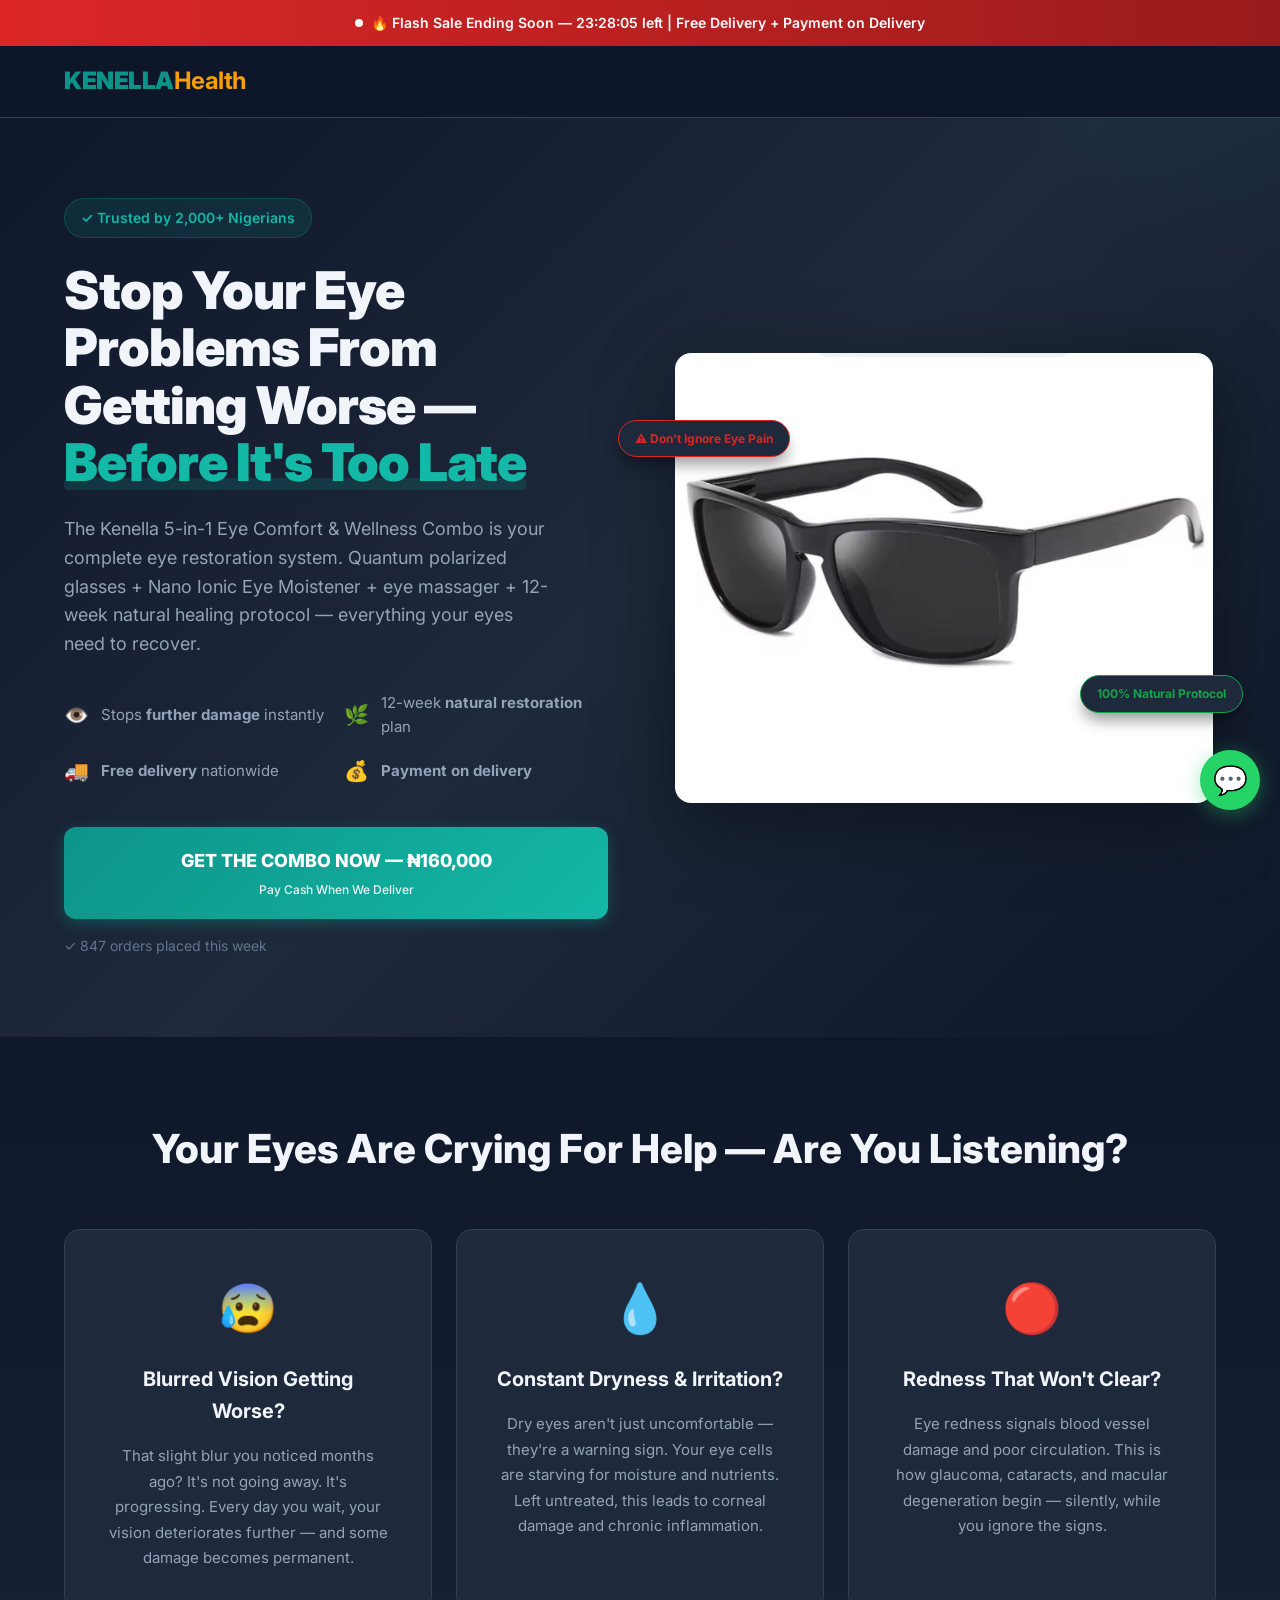
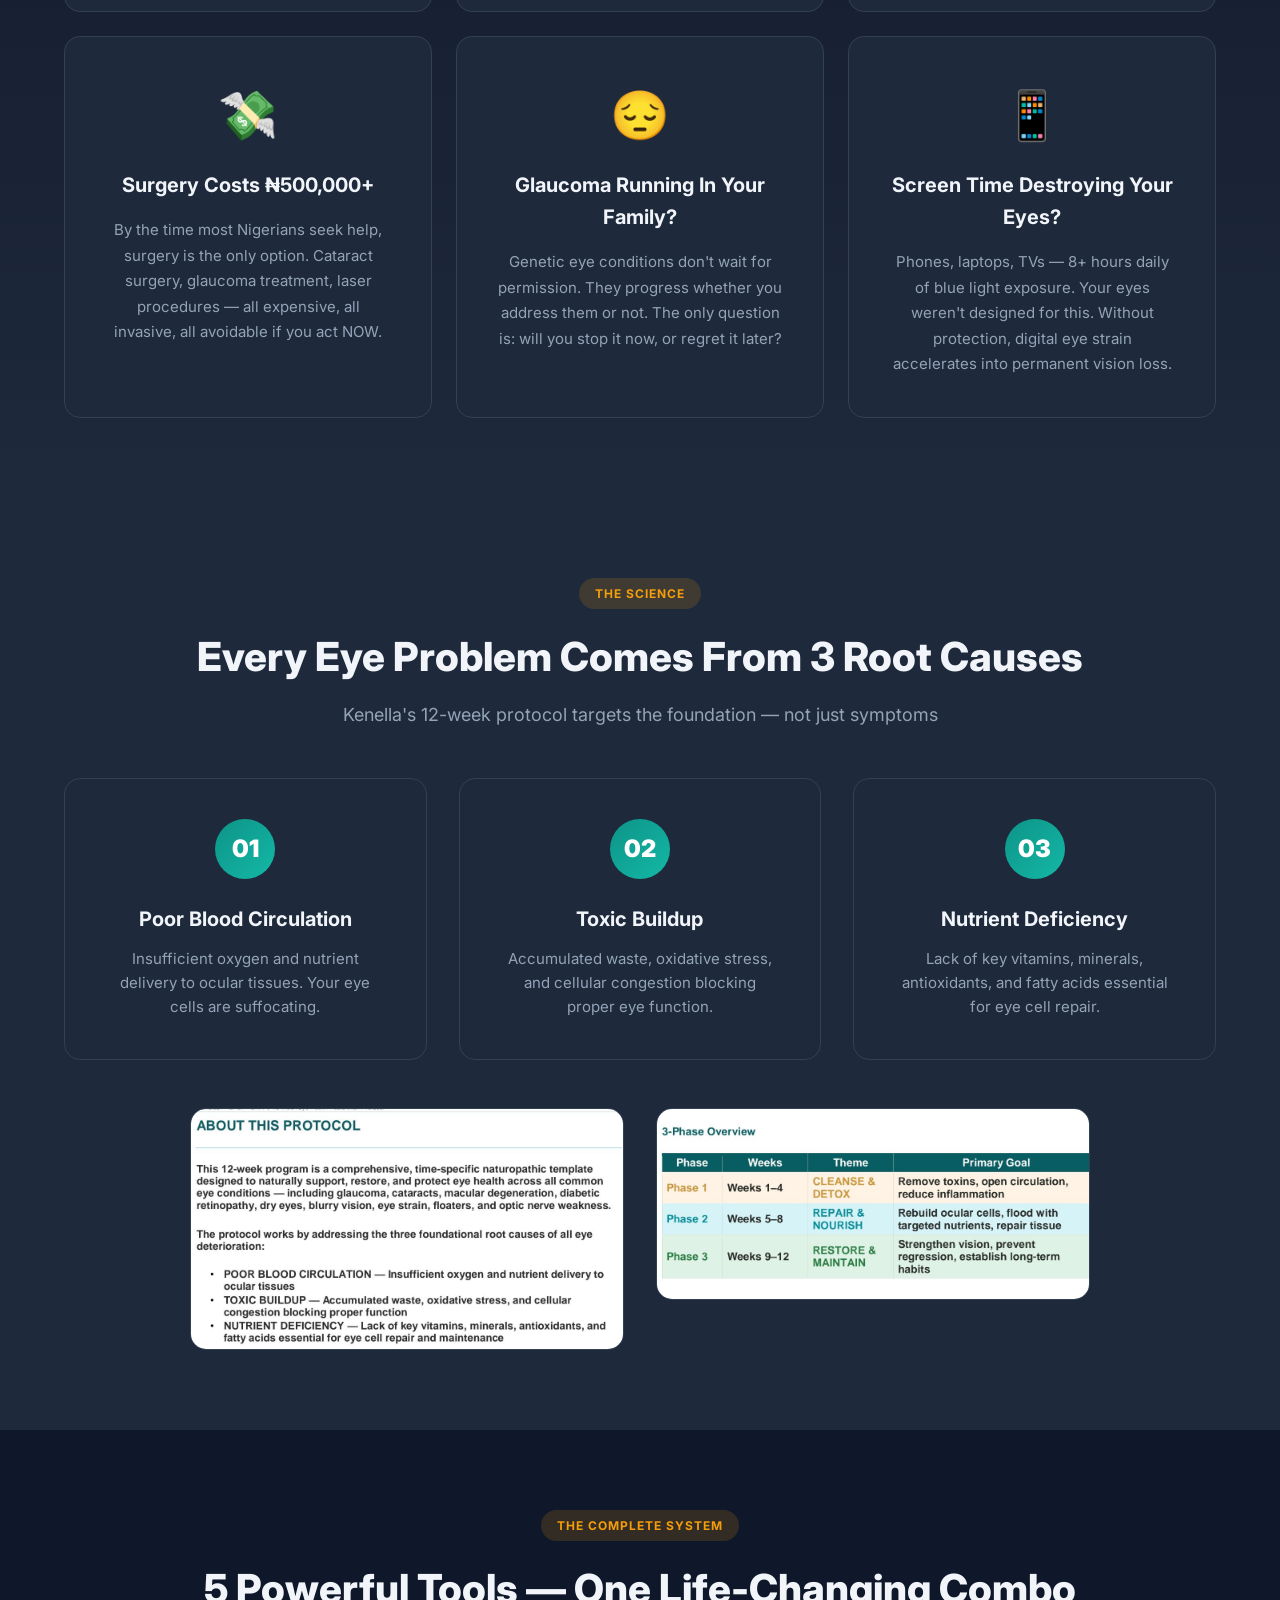
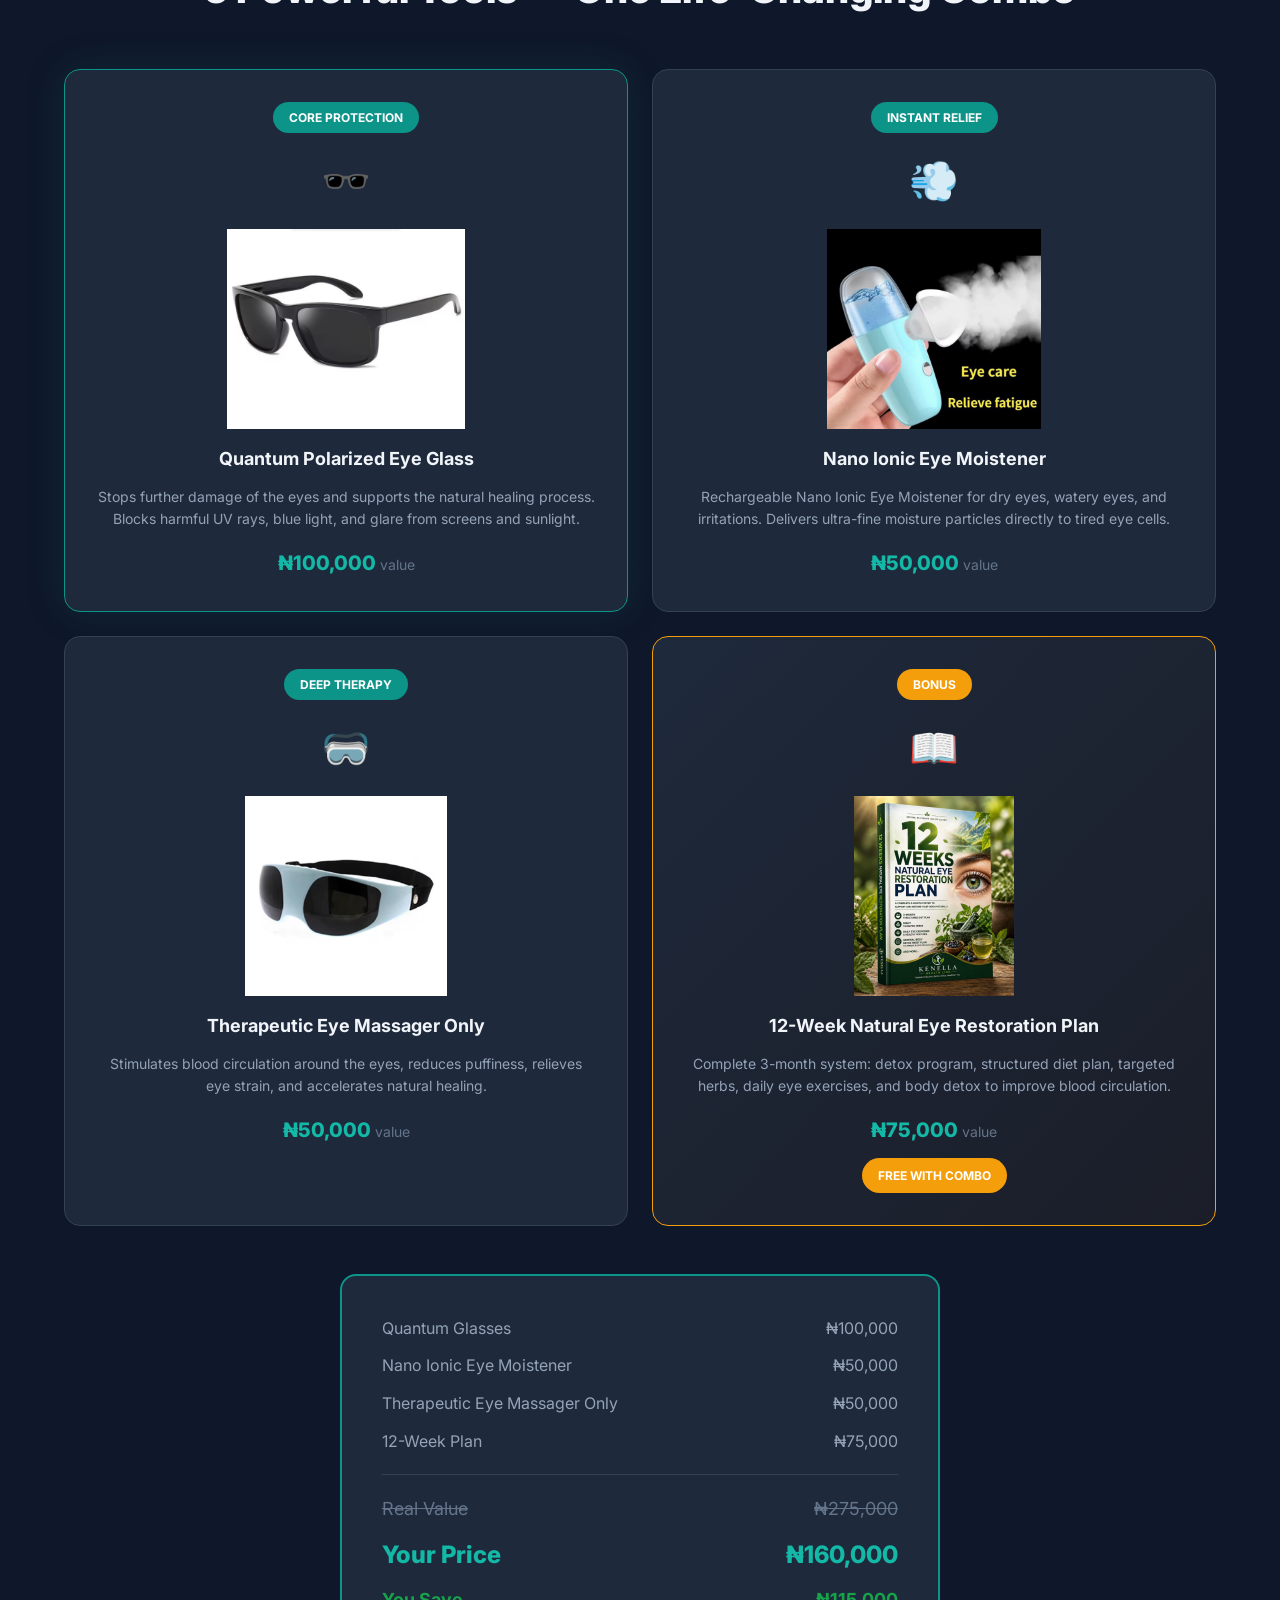
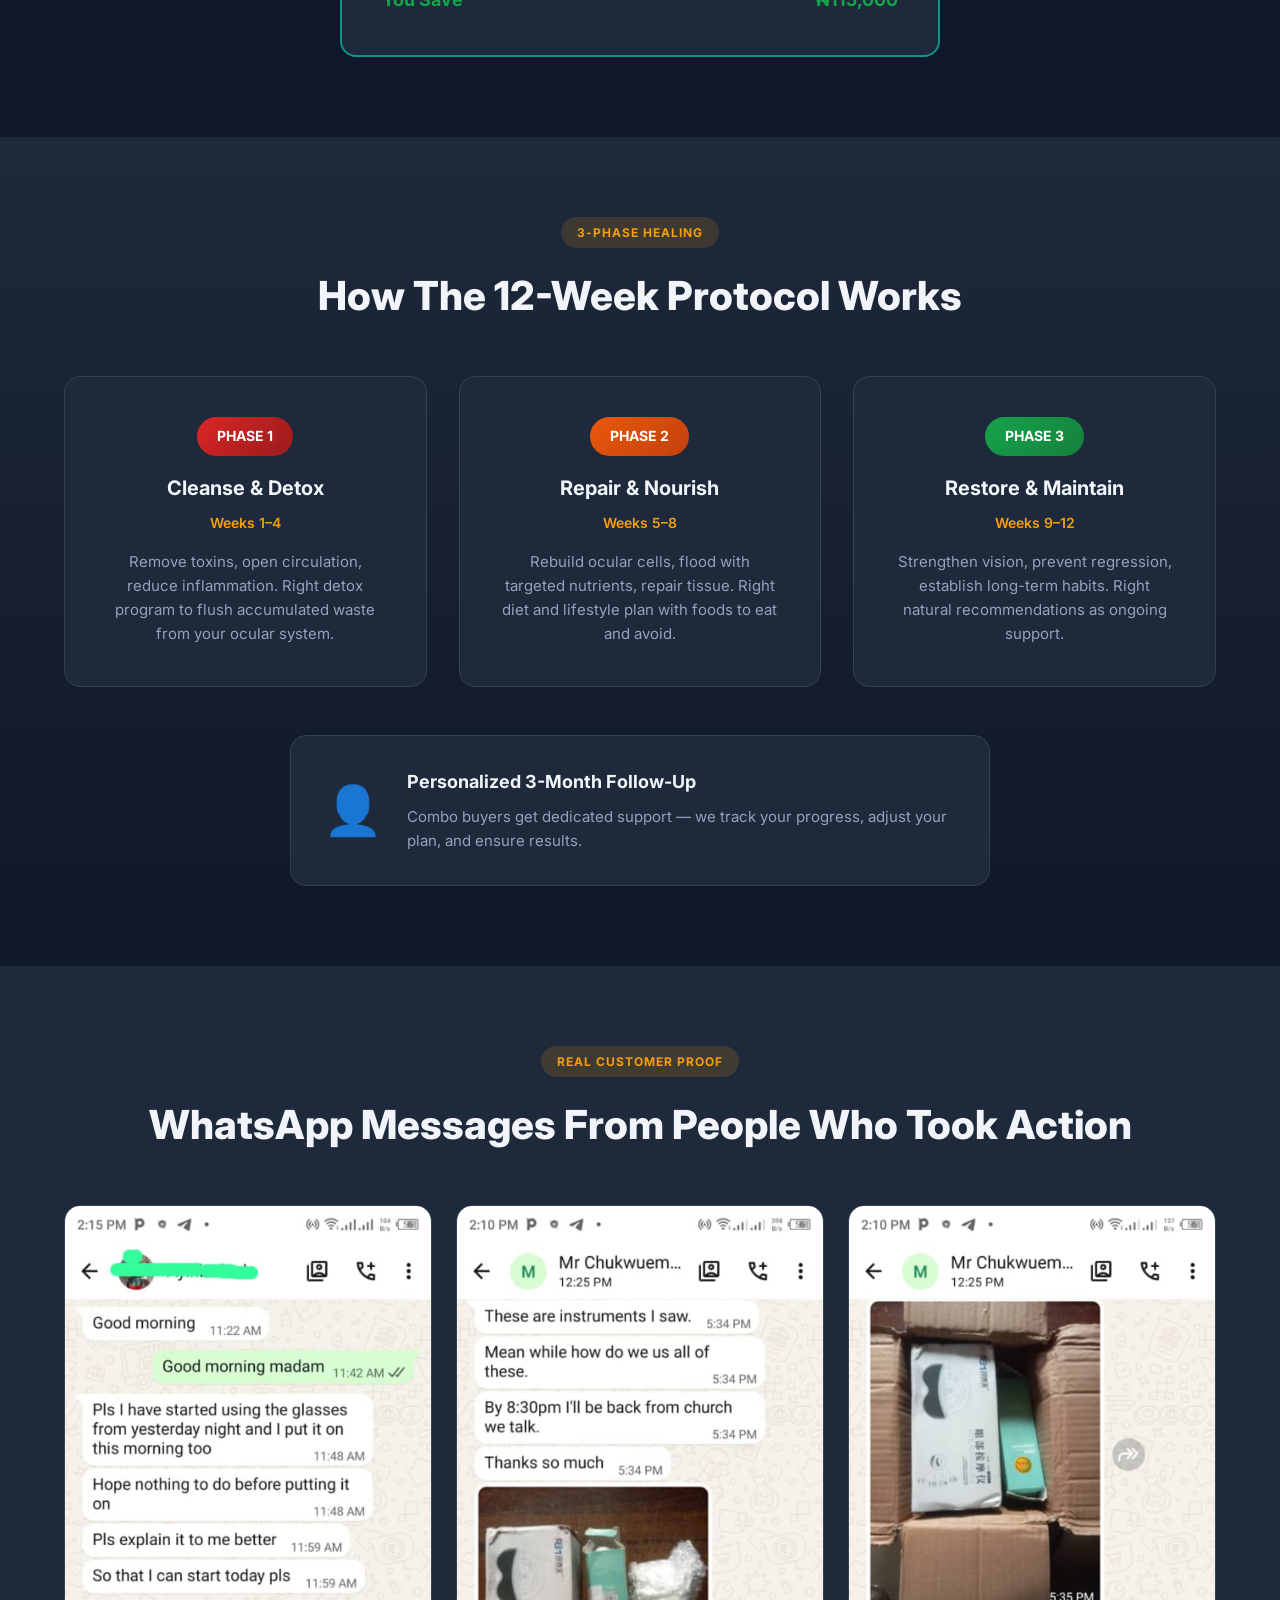
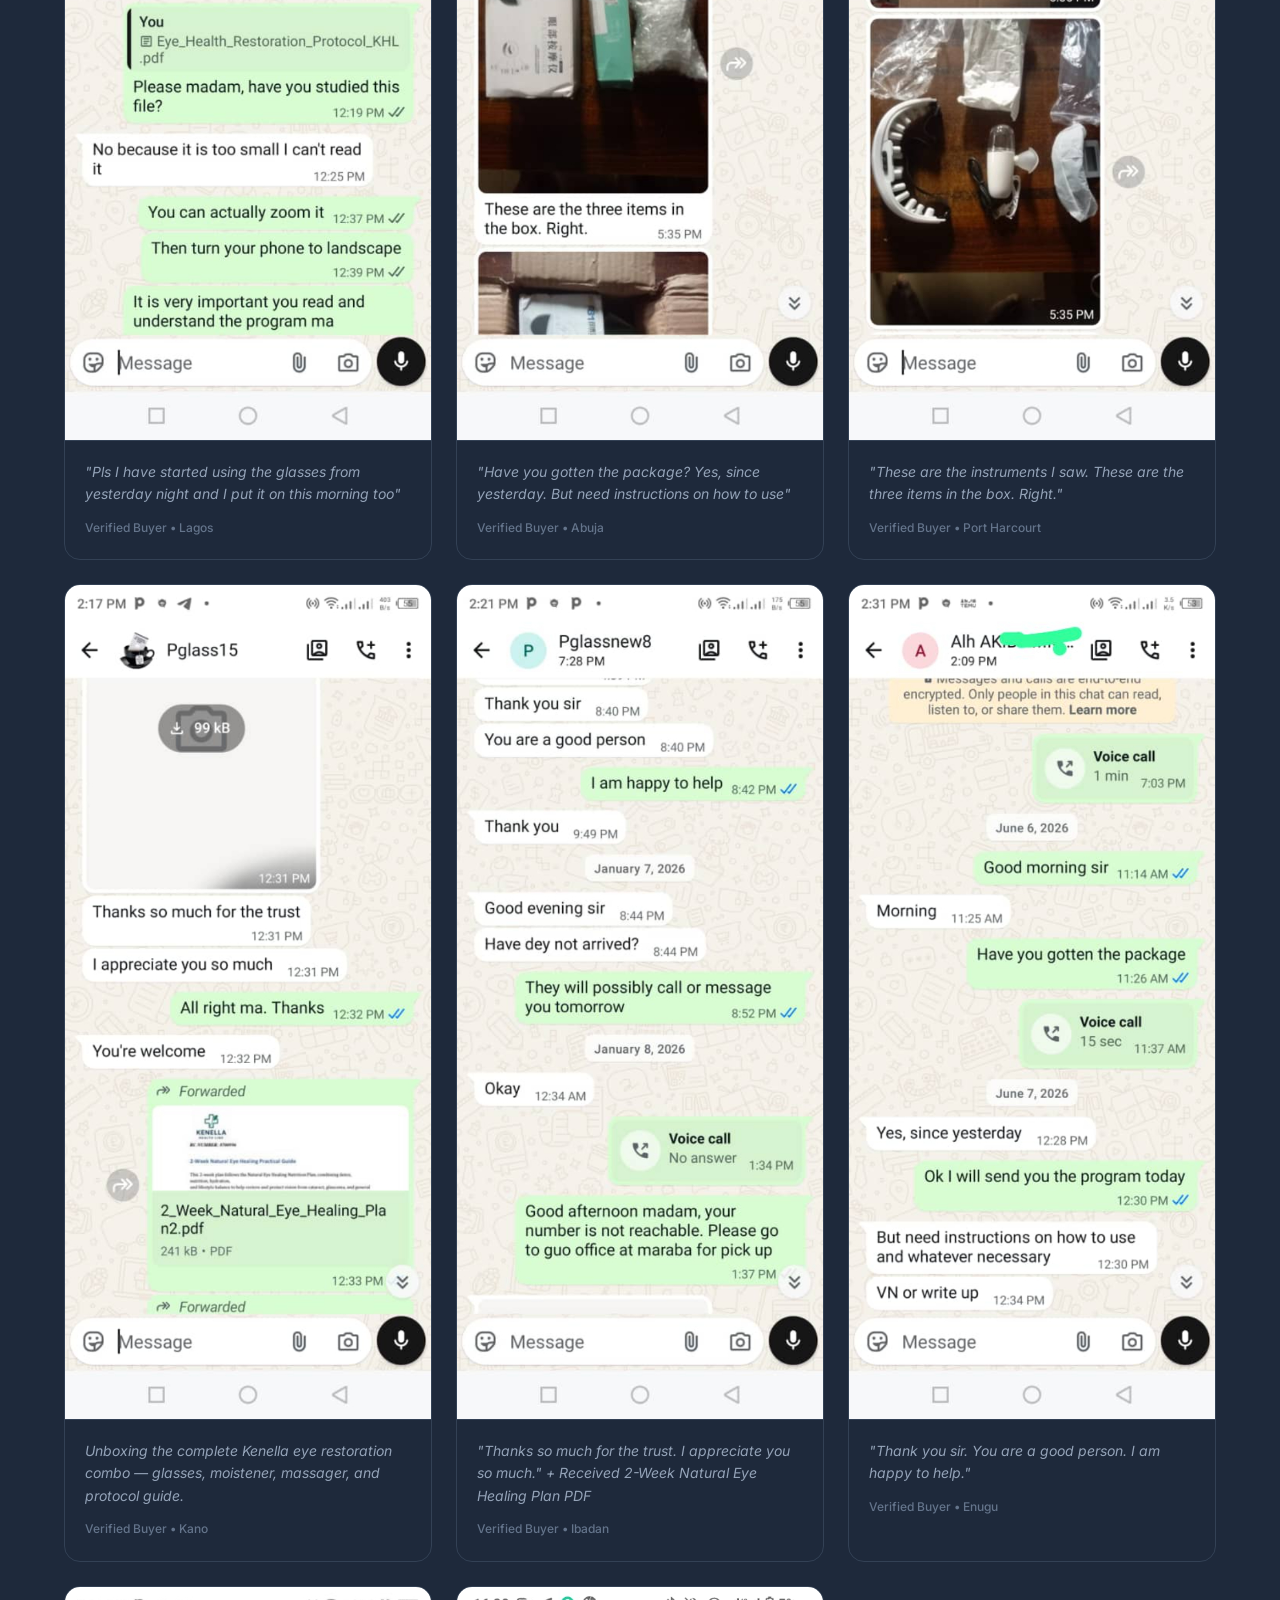
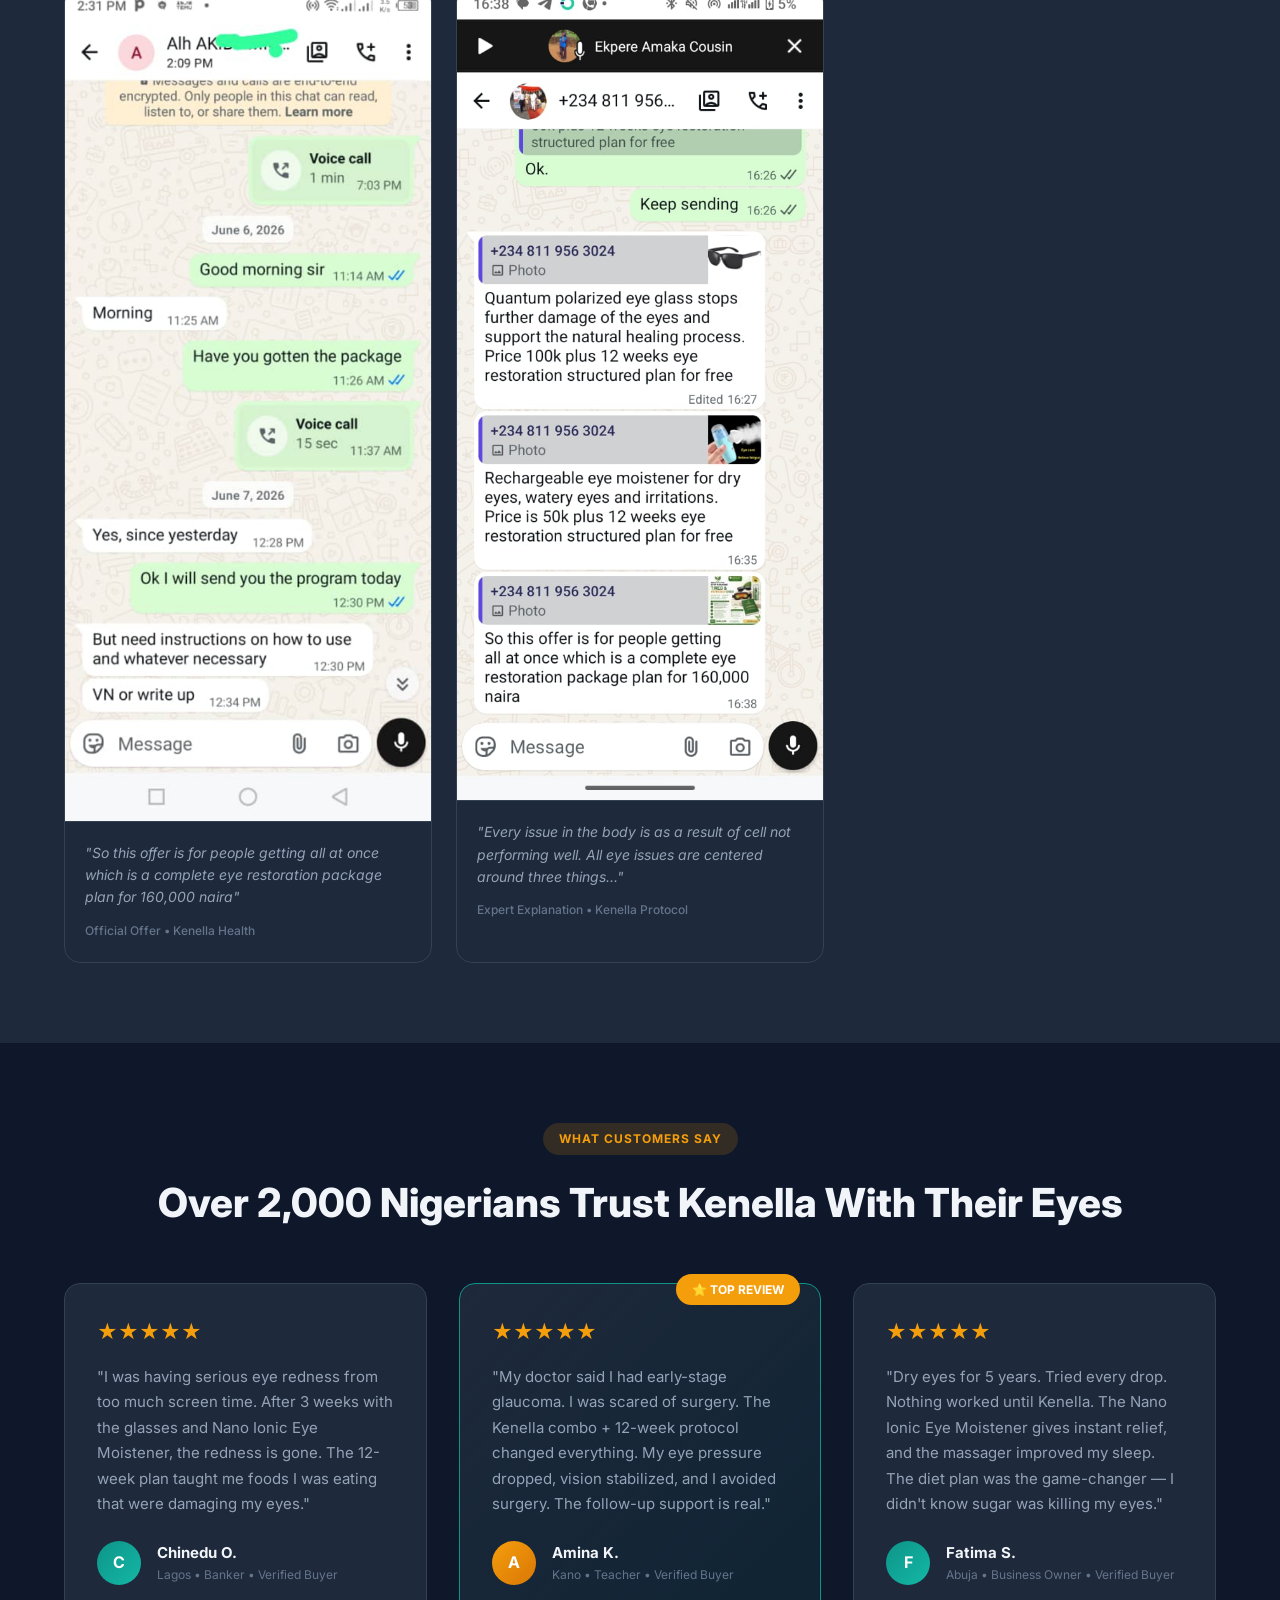
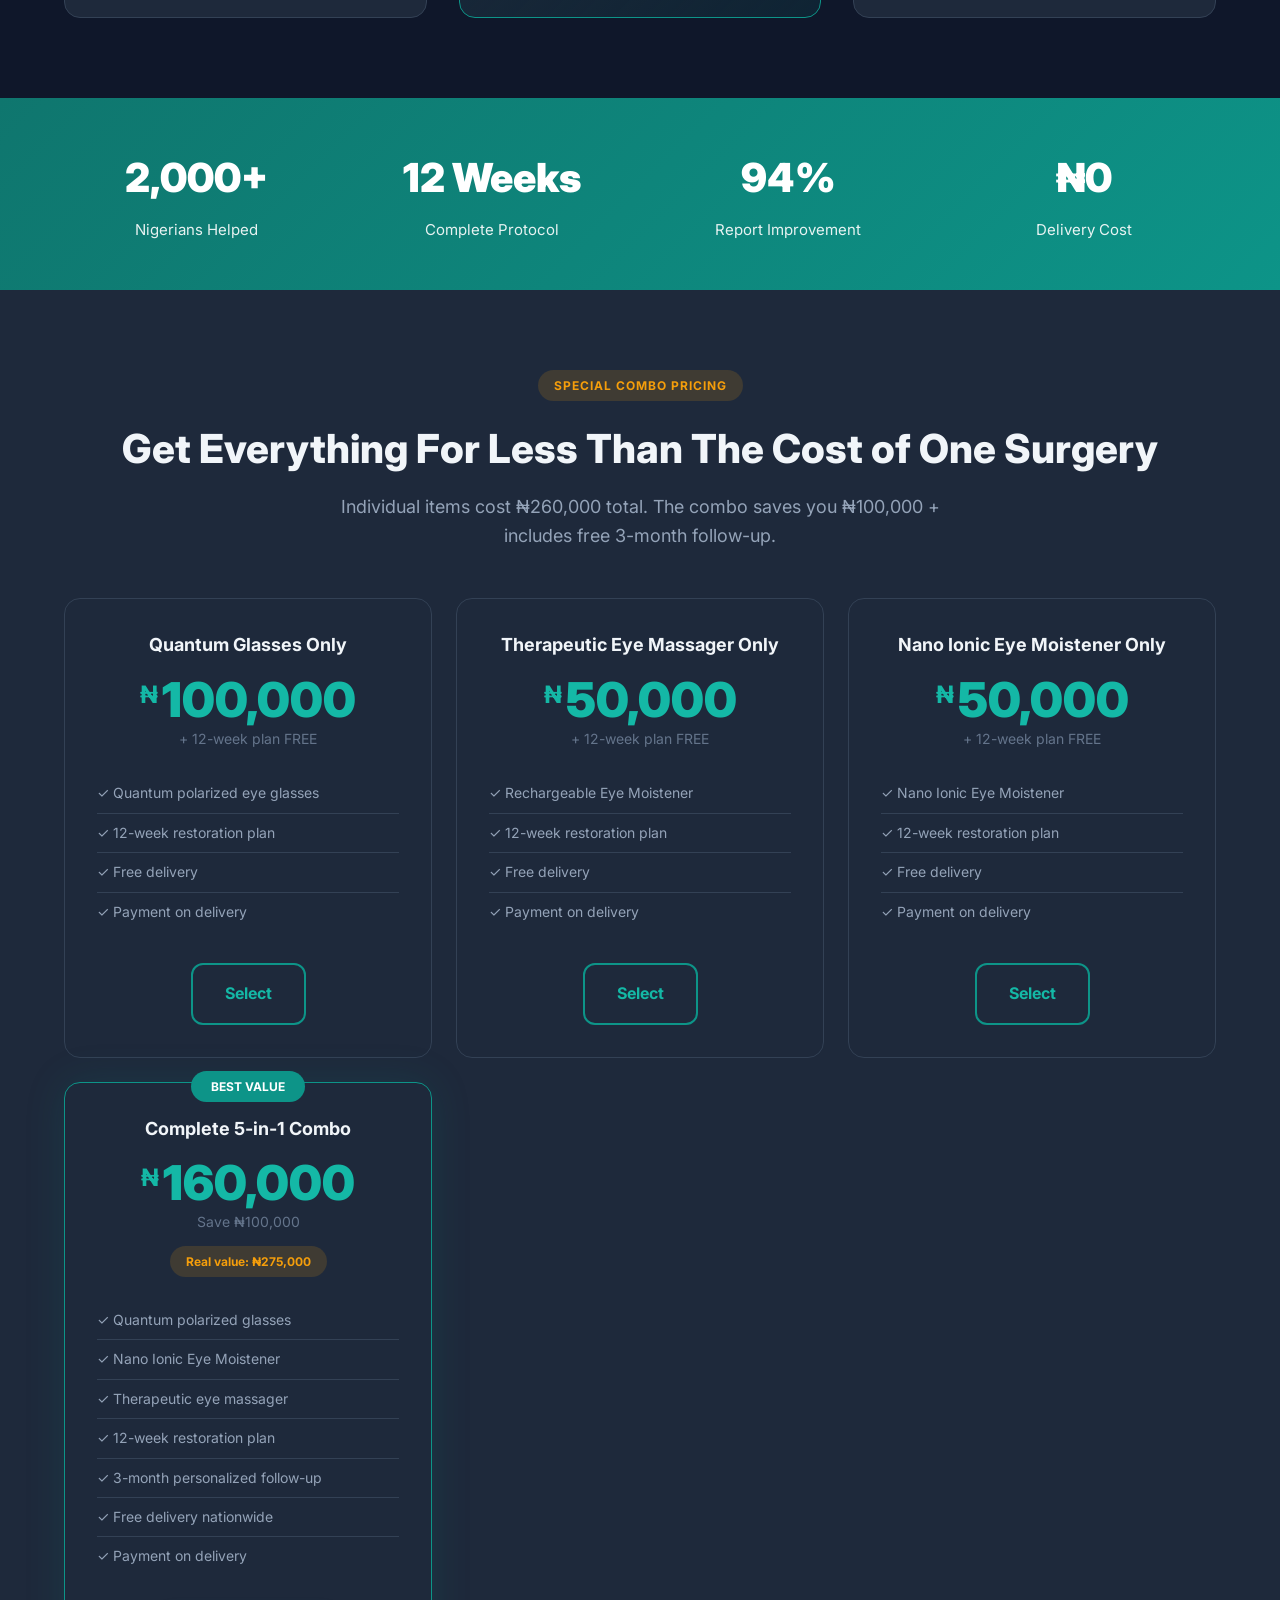
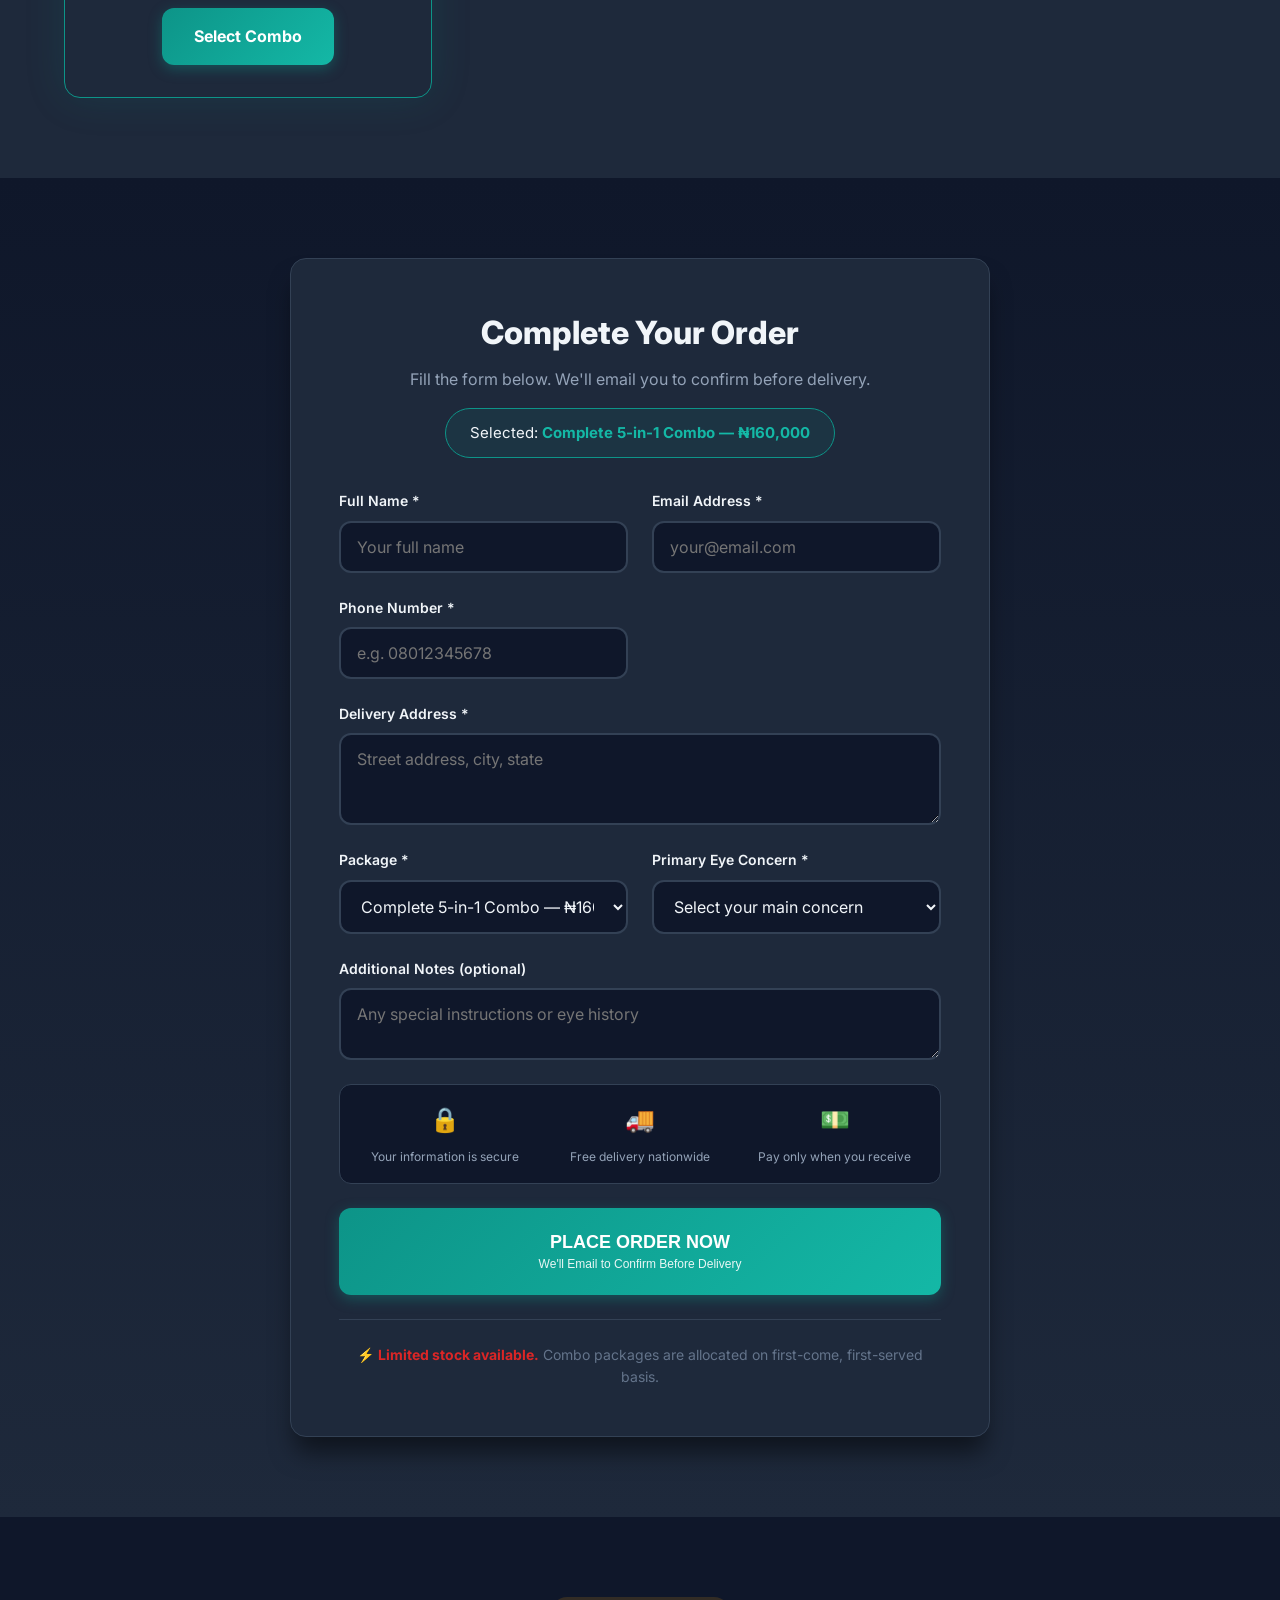
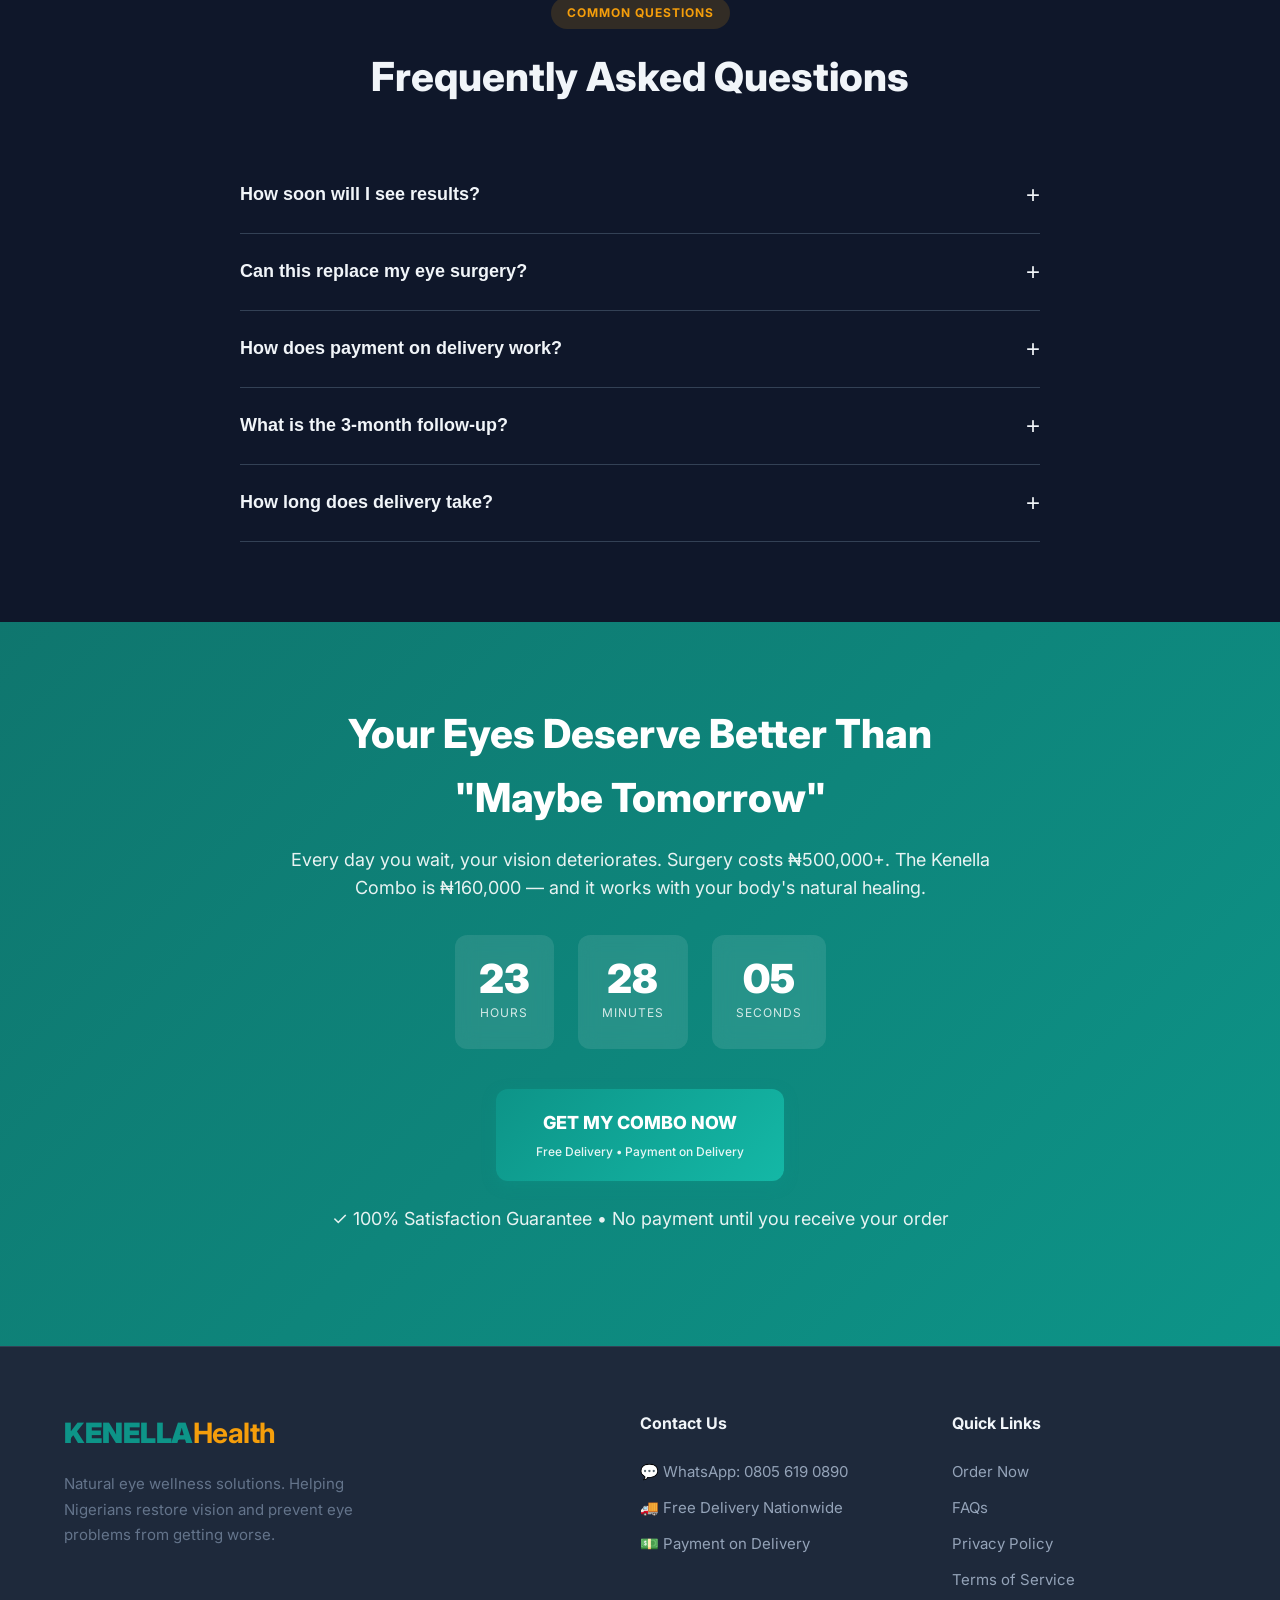
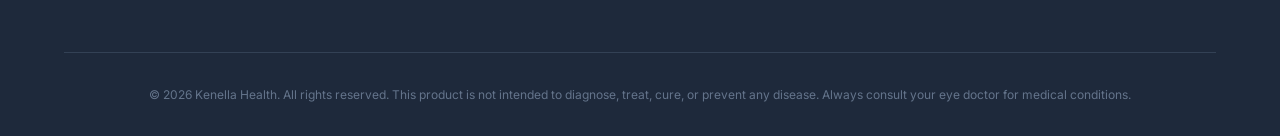
<file: index.html>
<!DOCTYPE html>
<html lang="en">

<head>
    <meta charset="UTF-8">
    <meta name="viewport" content="width=device-width, initial-scale=1.0">
    <title>Kenella 5-in-1 Eye Comfort & Wellness Combo — Restore Your Vision Naturally | Kenella Health</title>
    <meta name="description"
        content="The Kenella 5-in-1 Eye Comfort Combo includes quantum polarized glasses, Nano Ionic Eye Moistener, eye massager + 12-week natural restoration plan. Payment on delivery.">
    <link rel="preconnect" href="https://fonts.googleapis.com">
    <link href="https://fonts.googleapis.com/css2?family=Inter:wght@400;500;600;700;800;900&display=swap"
        rel="stylesheet">
    <link rel="stylesheet" href="styles.css">
    <!-- Meta Pixel Code -->
    <script>
        !function (f, b, e, v, n, t, s) {
            if (f.fbq) return; n = f.fbq = function () {
                n.callMethod ?
                    n.callMethod.apply(n, arguments) : n.queue.push(arguments)
            };
            if (!f._fbq) f._fbq = n; n.push = n; n.loaded = !0; n.version = '2.0';
            n.queue = []; t = b.createElement(e); t.async = !0;
            t.src = v; s = b.getElementsByTagName(e)[0];
            s.parentNode.insertBefore(t, s)
        }(window, document, 'script',
            'https://connect.facebook.net/en_US/fbevents.js');
        fbq('init', '1518881983111941');
        fbq('track', 'PageView');
    </script>
    <noscript><img height="1" width="1" style="display:none"
            src="https://www.facebook.com/tr?id=1518881983111941&ev=PageView&noscript=1" /></noscript>
    <!-- End Meta Pixel Code -->
</head>

<body>

    <!-- URGENCY BAR -->
    <div class="urgency-bar">
        <span class="pulse-dot"></span>
        <p>🔥 Flash Sale Ending Soon — <span id="countdown">04:59:32</span> left | Free Delivery + Payment on Delivery
        </p>
    </div>

    <!-- NAVIGATION -->
    <nav class="navbar">
        <div class="container nav-container">
            <div class="logo">KENELLA<span class="logo-accent">Health</span></div>
    </nav>

    <!-- HERO SECTION -->
    <section class="hero">
        <div class="container hero-grid">
            <div class="hero-content">
                <div class="badge">✓ Trusted by 2,000+ Nigerians</div>
                <h1>Stop Your Eye Problems From Getting Worse — <span class="highlight">Before It's Too Late</span></h1>
                <p class="hero-sub">The Kenella 5-in-1 Eye Comfort & Wellness Combo is your complete eye restoration
                    system. Quantum polarized glasses + Nano Ionic Eye Moistener + eye massager + 12-week natural
                    healing protocol — everything your eyes need to recover.</p>

                <div class="hero-features">
                    <div class="feature-item">
                        <span class="feature-icon">👁️</span>
                        <span>Stops <strong>further damage</strong> instantly</span>
                    </div>
                    <div class="feature-item">
                        <span class="feature-icon">🌿</span>
                        <span>12-week <strong>natural restoration</strong> plan</span>
                    </div>
                    <div class="feature-item">
                        <span class="feature-icon">🚚</span>
                        <span><strong>Free delivery</strong> nationwide</span>
                    </div>
                    <div class="feature-item">
                        <span class="feature-icon">💰</span>
                        <span><strong>Payment on delivery</strong></span>
                    </div>
                </div>

                <div class="hero-cta">
                    <a href="#order" class="btn btn-primary btn-large">
                        <span class="btn-text">GET THE COMBO NOW — ₦160,000</span>
                        <span class="btn-sub">Pay Cash When We Deliver</span>
                    </a>
                    <p class="trust-text">✓ 847 orders placed this week</p>
                </div>
            </div>

            <div class="hero-image">
                <div class="product-showcase">
                    <img src="img/hero-glasses.jpg" alt="Quantum Polarized Eye Glasses"
                        class="product-hero-img main-product">
                    <div class="floating-badge badge-urgent">⚠️ Don't Ignore Eye Pain</div>
                    <div class="floating-badge badge-natural">100% Natural Protocol</div>
                </div>
            </div>
        </div>
    </section>

    <!-- PROBLEM AGITATION -->
    <section class="problem">
        <div class="container">
            <h2>Your Eyes Are Crying For Help — Are You Listening?</h2>
            <div class="problem-grid">
                <div class="problem-card">
                    <div class="problem-icon">😰</div>
                    <h3>Blurred Vision Getting Worse?</h3>
                    <p>That slight blur you noticed months ago? It's not going away. It's progressing. Every day you
                        wait, your vision deteriorates further — and some damage becomes permanent.</p>
                </div>
                <div class="problem-card">
                    <div class="problem-icon">💧</div>
                    <h3>Constant Dryness & Irritation?</h3>
                    <p>Dry eyes aren't just uncomfortable — they're a warning sign. Your eye cells are starving for
                        moisture and nutrients. Left untreated, this leads to corneal damage and chronic inflammation.
                    </p>
                </div>
                <div class="problem-card">
                    <div class="problem-icon">🔴</div>
                    <h3>Redness That Won't Clear?</h3>
                    <p>Eye redness signals blood vessel damage and poor circulation. This is how glaucoma, cataracts,
                        and macular degeneration begin — silently, while you ignore the signs.</p>
                </div>
                <div class="problem-card">
                    <div class="problem-icon">💸</div>
                    <h3>Surgery Costs ₦500,000+</h3>
                    <p>By the time most Nigerians seek help, surgery is the only option. Cataract surgery, glaucoma
                        treatment, laser procedures — all expensive, all invasive, all avoidable if you act NOW.</p>
                </div>
                <div class="problem-card">
                    <div class="problem-icon">😔</div>
                    <h3>Glaucoma Running In Your Family?</h3>
                    <p>Genetic eye conditions don't wait for permission. They progress whether you address them or not.
                        The only question is: will you stop it now, or regret it later?</p>
                </div>
                <div class="problem-card">
                    <div class="problem-icon">📱</div>
                    <h3>Screen Time Destroying Your Eyes?</h3>
                    <p>Phones, laptops, TVs — 8+ hours daily of blue light exposure. Your eyes weren't designed for
                        this. Without protection, digital eye strain accelerates into permanent vision loss.</p>
                </div>
            </div>
        </div>
    </section>

    <!-- THE ROOT CAUSES -->
    <section class="root-causes">
        <div class="container">
            <div class="section-header">
                <span class="section-label">THE SCIENCE</span>
                <h2>Every Eye Problem Comes From 3 Root Causes</h2>
                <p class="section-sub">Kenella's 12-week protocol targets the foundation — not just symptoms</p>
            </div>
            <div class="causes-grid">
                <div class="cause-card">
                    <div class="cause-number">01</div>
                    <h3>Poor Blood Circulation</h3>
                    <p>Insufficient oxygen and nutrient delivery to ocular tissues. Your eye cells are suffocating.</p>
                </div>
                <div class="cause-card">
                    <div class="cause-number">02</div>
                    <h3>Toxic Buildup</h3>
                    <p>Accumulated waste, oxidative stress, and cellular congestion blocking proper eye function.</p>
                </div>
                <div class="cause-card">
                    <div class="cause-number">03</div>
                    <h3>Nutrient Deficiency</h3>
                    <p>Lack of key vitamins, minerals, antioxidants, and fatty acids essential for eye cell repair.</p>
                </div>
            </div>
            <div class="protocol-images">
                <img src="img/protocol-about.jpg" alt="About the 12-week eye restoration protocol" class="protocol-img">
                <img src="img/protocol-phases.jpg" alt="3-Phase overview of the restoration plan" class="protocol-img">
            </div>
        </div>
    </section>

    <!-- SOLUTION / WHAT'S IN THE COMBO -->
    <section class="solution">
        <div class="container">
            <div class="section-header">
                <span class="section-label">THE COMPLETE SYSTEM</span>
                <h2>5 Powerful Tools — One Life-Changing Combo</h2>
            </div>
            <div class="combo-grid">
                <div class="combo-card featured">
                    <div class="combo-tag">CORE PROTECTION</div>
                    <div class="combo-icon">🕶️</div>
                    <img src="img/hero-glasses.jpg" alt="Quantum Polarized Eye Glasses" class="combo-img">
                    <h3>Quantum Polarized Eye Glass</h3>
                    <p>Stops further damage of the eyes and supports the natural healing process. Blocks harmful UV
                        rays, blue light, and glare from screens and sunlight.</p>
                    <div class="combo-price">₦100,000 <span class="combo-value">value</span></div>
                </div>
                <div class="combo-card">
                    <div class="combo-tag">INSTANT RELIEF</div>
                    <div class="combo-icon">💨</div>
                    <img src="img/hero-sprayer.jpg" alt=" Nano Ionic Eye Moistener" class="combo-img">
                    <h3>Nano Ionic Eye Moistener</h3>
                    <p>Rechargeable Nano Ionic Eye Moistener for dry eyes, watery eyes, and irritations. Delivers
                        ultra-fine moisture particles directly to tired eye cells.</p>
                    <div class="combo-price">₦50,000 <span class="combo-value">value</span></div>
                </div>
                <div class="combo-card">
                    <div class="combo-tag">DEEP THERAPY</div>
                    <div class="combo-icon">🥽</div>
                    <img src="img/hero-massager.jpg" alt="Eye Massager" class="combo-img">
                    <h3>Therapeutic Eye Massager Only</h3>
                    <p>Stimulates blood circulation around the eyes, reduces puffiness, relieves eye strain, and
                        accelerates natural healing.</p>
                    <div class="combo-price">₦50,000 <span class="combo-value">value</span></div>
                </div>
                <div class="combo-card bonus">
                    <div class="combo-tag">BONUS</div>
                    <div class="combo-icon">📖</div>
                    <img src="img/hero-plan.jpg" alt="12 Weeks Natural Eye Restoration Plan" class="combo-img">
                    <h3>12-Week Natural Eye Restoration Plan</h3>
                    <p>Complete 3-month system: detox program, structured diet plan, targeted herbs, daily eye
                        exercises, and body detox to improve blood circulation.</p>
                    <div class="combo-price">₦75,000 <span class="combo-value">value</span></div>
                    <div class="combo-bonus-tag">FREE WITH COMBO</div>
                </div>
            </div>
            <div class="combo-total">
                <div class="total-breakdown">
                    <div class="total-item"><span>Quantum Glasses</span><span>₦100,000</span></div>
                    <div class="total-item"><span>Nano Ionic Eye Moistener</span><span>₦50,000</span></div>
                    <div class="total-item"><span>Therapeutic Eye Massager Only</span><span>₦50,000</span></div>
                    <div class="total-item"><span>12-Week Plan</span><span>₦75,000</span></div>
                    <div class="total-divider"></div>
                    <div class="total-item total-real"><span>Real Value</span><span>₦275,000</span></div>
                    <div class="total-item total-save"><span>Your Price</span><span>₦160,000</span></div>
                    <div class="total-item total-save-amount"><span>You Save</span><span>₦115,000</span></div>
                </div>
            </div>
        </div>
    </section>

    <!-- 12-WEEK PROTOCOL DETAILS -->
    <section class="protocol">
        <div class="container">
            <div class="section-header">
                <span class="section-label">3-PHASE HEALING</span>
                <h2>How The 12-Week Protocol Works</h2>
            </div>
            <div class="phases-grid">
                <div class="phase-card">
                    <div class="phase-badge phase-1">PHASE 1</div>
                    <h3>Cleanse & Detox</h3>
                    <div class="phase-weeks">Weeks 1–4</div>
                    <p>Remove toxins, open circulation, reduce inflammation. Right detox program to flush accumulated
                        waste from your ocular system.</p>
                </div>
                <div class="phase-card">
                    <div class="phase-badge phase-2">PHASE 2</div>
                    <h3>Repair & Nourish</h3>
                    <div class="phase-weeks">Weeks 5–8</div>
                    <p>Rebuild ocular cells, flood with targeted nutrients, repair tissue. Right diet and lifestyle plan
                        with foods to eat and avoid.</p>
                </div>
                <div class="phase-card">
                    <div class="phase-badge phase-3">PHASE 3</div>
                    <h3>Restore & Maintain</h3>
                    <div class="phase-weeks">Weeks 9–12</div>
                    <p>Strengthen vision, prevent regression, establish long-term habits. Right natural recommendations
                        as ongoing support.</p>
                </div>
            </div>
            <div class="protocol-cta">
                <div class="protocol-support">
                    <span class="support-icon">👤</span>
                    <div class="support-text">
                        <strong>Personalized 3-Month Follow-Up</strong>
                        <p>Combo buyers get dedicated support — we track your progress, adjust your plan, and ensure
                            results.</p>
                    </div>
                </div>
            </div>
        </div>
    </section>

    <!-- TESTIMONIALS — SCREENSHOTS -->
    <section class="testimonials-screenshots">
        <div class="container">
            <div class="section-header">
                <span class="section-label">REAL CUSTOMER PROOF</span>
                <h2>WhatsApp Messages From People Who Took Action</h2>
            </div>
            <div class="screenshots-grid">
                <div class="screenshot-card">
                    <img src="img/testimonial1.jpg" alt="Customer started using the glasses" loading="lazy">
                    <div class="screenshot-caption">
                        <p>"Pls I have started using the glasses from yesterday night and I put it on this morning too"
                        </p>
                        <span class="screenshot-meta">Verified Buyer • Lagos</span>
                    </div>
                </div>
                <div class="screenshot-card">
                    <img src="img/testimonial2.jpg" alt="Customer received package" loading="lazy">
                    <div class="screenshot-caption">
                        <p>"Have you gotten the package? Yes, since yesterday. But need instructions on how to use"</p>
                        <span class="screenshot-meta">Verified Buyer • Abuja</span>
                    </div>
                </div>
                <div class="screenshot-card">
                    <img src="img/testimonial3.jpg" alt="Customer unboxing items" loading="lazy">
                    <div class="screenshot-caption">
                        <p>"These are the instruments I saw. These are the three items in the box. Right."</p>
                        <span class="screenshot-meta">Verified Buyer • Port Harcourt</span>
                    </div>
                </div>
                <div class="screenshot-card">
                    <img src="img/testimonial4.jpg" alt="More unboxing photos" loading="lazy">
                    <div class="screenshot-caption">
                        <p>Unboxing the complete Kenella eye restoration combo — glasses, moistener, massager, and
                            protocol guide.</p>
                        <span class="screenshot-meta">Verified Buyer • Kano</span>
                    </div>
                </div>
                <div class="screenshot-card">
                    <img src="img/testimonial5.jpg" alt="Customer thanks and PDF received" loading="lazy">
                    <div class="screenshot-caption">
                        <p>"Thanks so much for the trust. I appreciate you so much." + Received 2-Week Natural Eye
                            Healing Plan PDF</p>
                        <span class="screenshot-meta">Verified Buyer • Ibadan</span>
                    </div>
                </div>
                <div class="screenshot-card">
                    <img src="img/testimonial6.jpg" alt="Customer appreciation" loading="lazy">
                    <div class="screenshot-caption">
                        <p>"Thank you sir. You are a good person. I am happy to help."</p>
                        <span class="screenshot-meta">Verified Buyer • Enugu</span>
                    </div>
                </div>
                <div class="screenshot-card">
                    <img src="img/testimonial6.jpg" alt="160k combo offer" loading="lazy">
                    <div class="screenshot-caption">
                        <p>"So this offer is for people getting all at once which is a complete eye restoration package
                            plan for 160,000 naira"</p>
                        <span class="screenshot-meta">Official Offer • Kenella Health</span>
                    </div>
                </div>
                <div class="screenshot-card">
                    <img src="img/testimonial9.jpg" alt="Full program explanation" loading="lazy">
                    <div class="screenshot-caption">
                        <p>"Every issue in the body is as a result of cell not performing well. All eye issues are
                            centered around three things..."</p>
                        <span class="screenshot-meta">Expert Explanation • Kenella Protocol</span>
                    </div>
                </div>
            </div>
        </div>
    </section>

    <!-- TESTIMONIALS — STYLED CARDS -->
    <section class="testimonials-styled">
        <div class="container">
            <div class="section-header">
                <span class="section-label">WHAT CUSTOMERS SAY</span>
                <h2>Over 2,000 Nigerians Trust Kenella With Their Eyes</h2>
            </div>
            <div class="testimonials-grid">
                <div class="testimonial-card">
                    <div class="testimonial-stars">★★★★★</div>
                    <p class="testimonial-text">"I was having serious eye redness from too much screen time. After 3
                        weeks with the glasses and Nano Ionic Eye Moistener, the redness is gone. The 12-week plan
                        taught me foods I was eating that were damaging my eyes."</p>
                    <div class="testimonial-author">
                        <div class="author-avatar">C</div>
                        <div class="author-info">
                            <strong>Chinedu O.</strong>
                            <span>Lagos • Banker • Verified Buyer</span>
                        </div>
                    </div>
                </div>
                <div class="testimonial-card featured">
                    <div class="testimonial-stars">★★★★★</div>
                    <p class="testimonial-text">"My doctor said I had early-stage glaucoma. I was scared of surgery. The
                        Kenella combo + 12-week protocol changed everything. My eye pressure dropped, vision stabilized,
                        and I avoided surgery. The follow-up support is real."</p>
                    <div class="testimonial-author">
                        <div class="author-avatar">A</div>
                        <div class="author-info">
                            <strong>Amina K.</strong>
                            <span>Kano • Teacher • Verified Buyer</span>
                        </div>
                    </div>
                    <div class="testimonial-badge">⭐ TOP REVIEW</div>
                </div>
                <div class="testimonial-card">
                    <div class="testimonial-stars">★★★★★</div>
                    <p class="testimonial-text">"Dry eyes for 5 years. Tried every drop. Nothing worked until Kenella.
                        The Nano Ionic Eye Moistener gives instant relief, and the massager improved my sleep. The diet
                        plan was the game-changer — I didn't know sugar was killing my eyes."</p>
                    <div class="testimonial-author">
                        <div class="author-avatar">F</div>
                        <div class="author-info">
                            <strong>Fatima S.</strong>
                            <span>Abuja • Business Owner • Verified Buyer</span>
                        </div>
                    </div>
                </div>
            </div>
        </div>
    </section>

    <!-- SOCIAL PROOF STRIP -->
    <section class="social-proof">
        <div class="container">
            <div class="stats-grid">
                <div class="stat-item">
                    <div class="stat-number">2,000+</div>
                    <div class="stat-label">Nigerians Helped</div>
                </div>
                <div class="stat-item">
                    <div class="stat-number">12 Weeks</div>
                    <div class="stat-label">Complete Protocol</div>
                </div>
                <div class="stat-item">
                    <div class="stat-number">94%</div>
                    <div class="stat-label">Report Improvement</div>
                </div>
                <div class="stat-item">
                    <div class="stat-number">₦0</div>
                    <div class="stat-label">Delivery Cost</div>
                </div>
            </div>
        </div>
    </section>

    <!-- PRICING / ORDER SECTION -->
    <section class="pricing" id="order">
        <div class="container">
            <div class="section-header">
                <span class="section-label">SPECIAL COMBO PRICING</span>
                <h2>Get Everything For Less Than The Cost of One Surgery</h2>
                <p class="section-sub">Individual items cost ₦260,000 total. The combo saves you ₦100,000 + includes
                    free 3-month follow-up.</p>
            </div>

            <div class="pricing-grid">
                <!-- Individual: Glasses -->
                <div class="pricing-card">
                    <div class="pricing-header">
                        <h3>Quantum Glasses Only</h3>
                        <div class="pricing-price">
                            <span class="currency">₦</span>
                            <span class="amount">100,000</span>
                        </div>
                        <p class="pricing-unit">+ 12-week plan FREE</p>
                    </div>
                    <ul class="pricing-features">
                        <li>✓ Quantum polarized eye glasses</li>
                        <li>✓ 12-week restoration plan</li>
                        <li>✓ Free delivery</li>
                        <li>✓ Payment on delivery</li>
                    </ul>
                    <a href="#order-form" class="btn btn-outline" onclick="selectBundle(1)">Select</a>
                </div>

                <!-- individual: eye massager -->
                <div class="pricing-card">
                    <div class="pricing-header">
                        <h3>Therapeutic Eye Massager Only</h3>
                        <div class="pricing-price">
                            <span class="currency">₦</span>
                            <span class="amount">50,000</span>
                        </div>
                        <p class="pricing-unit">+ 12-week plan FREE</p>
                    </div>
                    <ul class="pricing-features">
                        <li>✓ Rechargeable Eye Moistener</li>
                        <li>✓ 12-week restoration plan</li>
                        <li>✓ Free delivery</li>
                        <li>✓ Payment on delivery</li>
                    </ul>
                    <a href="#order-form" class="btn btn-outline" onclick="selectBundle(4)">Select</a>
                </div>

                <!-- Individual: Nano Ionic Eye Moistener -->
                <div class="pricing-card">
                    <div class="pricing-header">
                        <h3>Nano Ionic Eye Moistener Only</h3>
                        <div class="pricing-price">
                            <span class="currency">₦</span>
                            <span class="amount">50,000</span>
                        </div>
                        <p class="pricing-unit">+ 12-week plan FREE</p>
                    </div>
                    <ul class="pricing-features">
                        <li>✓ Nano Ionic Eye Moistener</li>
                        <li>✓ 12-week restoration plan</li>
                        <li>✓ Free delivery</li>
                        <li>✓ Payment on delivery</li>
                    </ul>
                    <a href="#order-form" class="btn btn-outline" onclick="selectBundle(2)">Select</a>
                </div>

                <!-- COMBO — HERO -->
                <div class="pricing-card popular">
                    <div class="popular-tag">BEST VALUE</div>
                    <div class="pricing-header">
                        <h3>Complete 5-in-1 Combo</h3>
                        <div class="pricing-price">
                            <span class="currency">₦</span>
                            <span class="amount">160,000</span>
                        </div>
                        <p class="pricing-unit">Save ₦100,000</p>
                        <div class="pricing-save">Real value: ₦275,000</div>
                    </div>
                    <ul class="pricing-features">
                        <li>✓ Quantum polarized glasses</li>
                        <li>✓ Nano Ionic Eye Moistener</li>
                        <li>✓ Therapeutic eye massager</li>
                        <li>✓ 12-week restoration plan</li>
                        <li>✓ 3-month personalized follow-up</li>
                        <li>✓ Free delivery nationwide</li>
                        <li>✓ Payment on delivery</li>
                    </ul>
                    <a href="#order-form" class="btn btn-primary" onclick="selectBundle(3)">Select Combo</a>
                </div>
            </div>
        </div>
    </section>

    <!-- MONEY CONSENT MODAL -->
    <div class="modal" id="consentModal">
        <div class="modal-content consent-content">
            <div class="modal-icon">💰</div>
            <h3>Confirm Your Order</h3>
            <p>Before we process your delivery, please confirm:</p>

            <div class="consent-box">
                <p class="consent-question">Do you currently have <strong>₦<<span id="consentAmount">
                            160,000</span></strong> available to pay for this order upon delivery?</p>

                <div class="consent-options">
                    <button type="button" class="btn btn-success btn-consent" onclick="confirmConsent(true)">
                        <span class="btn-text">YES, I HAVE THE MONEY</span>
                        <span class="btn-sub">Proceed with my order</span>
                    </button>

                    <button type="button" class="btn btn-danger btn-consent" onclick="confirmConsent(false)">
                        <span class="btn-text">NO, NOT RIGHT NOW</span>
                        <span class="btn-sub">I'll order later</span>
                    </button>
                </div>
            </div>

            <p class="consent-note">⚠️ We deliver nationwide with <strong>payment on delivery</strong>. Please only
                order if you're ready to pay cash when our agent arrives.</p>
        </div>
    </div>

    <!-- ORDER FORM -->
    <section class="order-form" id="order-form">
        <div class="container">
            <div class="form-wrapper">
                <div class="form-header">
                    <h2>Complete Your Order</h2>
                    <p>Fill the form below. We'll email you to confirm before delivery.</p>
                    <div class="selected-bundle" id="selectedBundle">
                        <span>Selected: </span><strong id="bundleName">Complete 5-in-1 Combo — ₦160,000</strong>
                    </div>
                </div>

                <form id="orderForm" onsubmit="return handleOrder(event);">
                    <div class="form-grid">
                        <div class="form-group">
                            <label for="fullName">Full Name *</label>
                            <input type="text" id="fullName" name="fullName" placeholder="Your full name">
                        </div>
                        <div class="form-group">
                            <label for="email">Email Address *</label>
                            <input type="email" id="email" name="email" placeholder="your@email.com">
                        </div>
                        <div class="form-group">
                            <label for="phone">Phone Number *</label>
                            <input type="tel" id="phone" name="phone" placeholder="e.g. 08012345678">
                        </div>
                        <div class="form-group full-width">
                            <label for="address">Delivery Address *</label>
                            <textarea id="address" name="address" rows="3"
                                placeholder="Street address, city, state"></textarea>
                        </div>
                        <div class="form-group">
                            <label for="bundle">Package *</label>
                            <select id="bundle" name="bundle">
                                <option value="1">Quantum Glasses Only — ₦100,000</option>
                                <option value="2">Nano Ionic Eye Moistener Only — ₦50,000</option>
                                <option value="4" selected>Therapeutic Eye Massager Only — ₦50,000</option>
                                <option value="3" selected>Complete 5-in-1 Combo — ₦160,000</option>
                            </select>
                        </div>
                        <div class="form-group">
                            <label for="eyeCondition">Primary Eye Concern *</label>
                            <select id="eyeCondition" name="eyeCondition">
                                <option value="">Select your main concern</option>
                                <option value="dry-eyes">Dry Eyes</option>
                                <option value="blurred-vision">Blurred Vision</option>
                                <option value="redness">Eye Redness</option>
                                <option value="glaucoma">Glaucoma</option>
                                <option value="cataracts">Cataracts</option>
                                <option value="screen-strain">Digital Eye Strain</option>
                                <option value="floaters">Eye Floaters</option>
                                <option value="other">Other</option>
                            </select>
                        </div>
                        <div class="form-group full-width">
                            <label for="notes">Additional Notes (optional)</label>
                            <textarea id="notes" name="notes" rows="2"
                                placeholder="Any special instructions or eye history"></textarea>
                        </div>
                    </div>

                    <div class="form-security">
                        <div class="security-item">
                            <span>🔒</span>
                            <p>Your information is secure</p>
                        </div>
                        <div class="security-item">
                            <span>🚚</span>
                            <p>Free delivery nationwide</p>
                        </div>
                        <div class="security-item">
                            <span>💵</span>
                            <p>Pay only when you receive</p>
                        </div>
                    </div>

                    <button type="submit" class="btn btn-primary btn-submit">
                        <span class="btn-text">PLACE ORDER NOW</span>
                        <span class="btn-sub">We'll Email to Confirm Before Delivery</span>
                    </button>
                </form>

                <div class="form-footer">
                    <p>⚡ <strong>Limited stock available.</strong> Combo packages are allocated on first-come,
                        first-served basis.</p>
                </div>
            </div>
        </div>
    </section>

    <!-- FAQ -->
    <section class="faq">
        <div class="container">
            <div class="section-header">
                <span class="section-label">COMMON QUESTIONS</span>
                <h2>Frequently Asked Questions</h2>
            </div>
            <div class="faq-list">
                <div class="faq-item">
                    <button class="faq-question" onclick="toggleFaq(this)">
                        <span>How soon will I see results?</span>
                        <span class="faq-icon">+</span>
                    </button>
                    <div class="faq-answer">
                        <p>Most users feel immediate relief from dryness and strain within the first week. Measurable
                            vision improvement typically begins by week 3-4 of the protocol. Full restoration takes the
                            full 12 weeks.</p>
                    </div>
                </div>
                <div class="faq-item">
                    <button class="faq-question" onclick="toggleFaq(this)">
                        <span>Can this replace my eye surgery?</span>
                        <span class="faq-icon">+</span>
                    </button>
                    <div class="faq-answer">
                        <p>For early-stage conditions, many users have avoided or delayed surgery. However, advanced
                            cases may still require medical intervention. This combo supports your natural healing —
                            consult your doctor for severe conditions.</p>
                    </div>
                </div>
                <div class="faq-item">
                    <button class="faq-question" onclick="toggleFaq(this)">
                        <span>How does payment on delivery work?</span>
                        <span class="faq-icon">+</span>
                    </button>
                    <div class="faq-answer">
                        <p>Place your order, we email to confirm your address, then our delivery agent brings it to your
                            door. You pay cash when you receive it. No risk, no upfront payment.</p>
                    </div>
                </div>
                <div class="faq-item">
                    <button class="faq-question" onclick="toggleFaq(this)">
                        <span>What is the 3-month follow-up?</span>
                        <span class="faq-icon">+</span>
                    </button>
                    <div class="faq-answer">
                        <p>Combo buyers get personalized WhatsApp/email support for 12 weeks. We check your progress
                            weekly, adjust your diet plan, answer questions, and ensure you're following the protocol
                            correctly.</p>
                    </div>
                </div>
                <div class="faq-item">
                    <button class="faq-question" onclick="toggleFaq(this)">
                        <span>How long does delivery take?</span>
                        <span class="faq-icon">+</span>
                    </button>
                    <div class="faq-answer">
                        <p>Lagos: 1-2 days. Abuja, PH, Ibadan: 2-3 days. Other states: 3-5 days. Delivery is completely
                            free.</p>
                    </div>
                </div>
            </div>
        </div>
    </section>

    <!-- FINAL CTA -->
    <section class="final-cta">
        <div class="container">
            <div class="cta-box">
                <h2>Your Eyes Deserve Better Than "Maybe Tomorrow"</h2>
                <p>Every day you wait, your vision deteriorates. Surgery costs ₦500,000+. The Kenella Combo is ₦160,000
                    — and it works with your body's natural healing.</p>
                <div class="cta-countdown">
                    <div class="countdown-item">
                        <span class="countdown-number" id="hours">04</span>
                        <span class="countdown-label">Hours</span>
                    </div>
                    <div class="countdown-item">
                        <span class="countdown-number" id="minutes">59</span>
                        <span class="countdown-label">Minutes</span>
                    </div>
                    <div class="countdown-item">
                        <span class="countdown-number" id="seconds">32</span>
                        <span class="countdown-label">Seconds</span>
                    </div>
                </div>
                <a href="#order" class="btn btn-primary btn-large" onclick="fbq('track', 'InitiateCheckout')">
                    <span class="btn-text">GET MY COMBO NOW</span>
                    <span class="btn-sub">Free Delivery • Payment on Delivery</span>
                </a>
                <p class="cta-guarantee">✓ 100% Satisfaction Guarantee • No payment until you receive your order</p>
            </div>
        </div>
    </section>

    <!-- FOOTER -->
    <footer class="footer">
        <div class="container">
            <div class="footer-grid">
                <div class="footer-brand">
                    <div class="logo">KENELLA<span class="logo-accent">Health</span></div>
                    <p>Natural eye wellness solutions. Helping Nigerians restore vision and prevent eye problems from
                        getting worse.</p>
                </div>
                <div class="footer-contact">
                    <h4>Contact Us</h4>
                    <p>💬 WhatsApp: <a href="https://wa.me/2349074374708" target="_blank">0805 619 0890</a></p>
                    <p>🚚 Free Delivery Nationwide</p>
                    <p>💵 Payment on Delivery</p>
                </div>
                <div class="footer-links">
                    <h4>Quick Links</h4>
                    <a href="#order">Order Now</a>
                    <a href="#faq">FAQs</a>
                    <a href="#">Privacy Policy</a>
                    <a href="#">Terms of Service</a>
                </div>
            </div>
            <div class="footer-bottom">
                <p>© 2026 Kenella Health. All rights reserved. This product is not intended to diagnose, treat, cure, or
                    prevent any disease. Always consult your eye doctor for medical conditions.</p>
            </div>
        </div>
    </footer>

    <!-- STICKY CTA (mobile) -->
    <div class="sticky-cta" id="stickyCta">
        <a href="#order" class="btn btn-primary btn-sticky">
            <span>ORDER NOW — ₦160,000</span>
        </a>
    </div>

    <!-- FAKE PURCHASE POPUP -->
    <div class="fake-popup" id="fakePopup">
        <div class="fake-popup-content">
            <span class="fake-popup-icon">🛒</span>
            <div class="fake-popup-text">
                <strong id="fakeName">Chinedu</strong> from <span id="fakeLocation">Lagos</span> just bought <span
                    id="fakeItem">Complete Combo</span>
                <span class="fake-popup-time" id="fakeTime">2 mins ago</span>
            </div>
        </div>
    </div>

    <!-- SUCCESS MODAL -->
    <div class="modal" id="successModal">
        <div class="modal-content">
            <div class="modal-icon">🎉</div>
            <h3>Order Received!</h3>
            <p>Thank you for your order. Our team will email you within <strong>24 hours</strong> to confirm your
                delivery details.</p>
            <div class="modal-order-details" id="modalDetails"></div>
            <button class="btn btn-primary" onclick="closeModal()">Got It!</button>
        </div>
    </div>

    <!-- WhatsApp Floating Button -->
    <a href="https://wa.me/2349074374708?text=Hi%20Kenella%2C%20I%20want%20to%20know%20more%20about%20the%20eye%20combo" 
    class="whatsapp-float" target="_blank" title="Chat on WhatsApp">
        <span>💬</span>
      
    </a>
    <script src="main.js"></script>
</body>

</html>
</file>
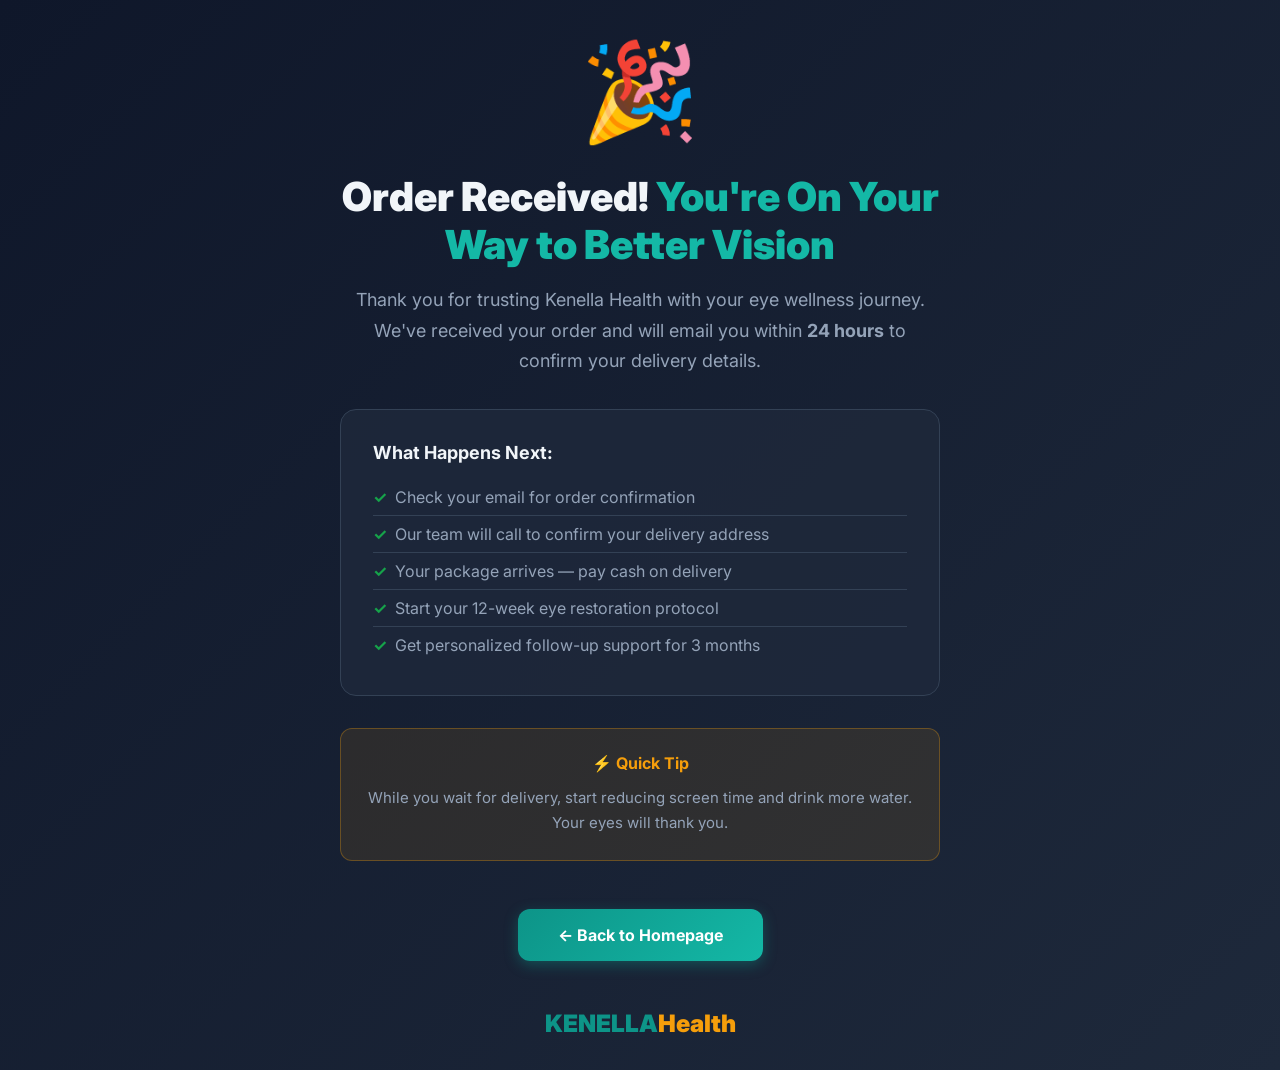
<file: thank-you.html>
<!DOCTYPE html>
<html lang="en">

<head>
    <meta charset="UTF-8">
    <meta name="viewport" content="width=device-width, initial-scale=1.0">
    <title>Order Confirmed — Thank You | Kenella Health</title>
    <meta name="description"
        content="Your Kenella eye comfort combo order has been received. Check your email for confirmation.">
    <link rel="preconnect" href="https://fonts.googleapis.com">
    <link href="https://fonts.googleapis.com/css2?family=Inter:wght@400;500;600;700;800;900&display=swap"
        rel="stylesheet">
    <style>
        * {
            margin: 0;
            padding: 0;
            box-sizing: border-box;
        }

        body {
            font-family: 'Inter', -apple-system, BlinkMacSystemFont, 'Segoe UI', Roboto, sans-serif;
            background: linear-gradient(135deg, #0f172a 0%, #1e293b 100%);
            color: #f1f5f9;
            min-height: 100vh;
            display: flex;
            align-items: center;
            justify-content: center;
            text-align: center;
            padding: 2rem;
        }

        .thank-you-container {
            max-width: 600px;
            animation: fadeIn 0.6s ease;
        }

        @keyframes fadeIn {
            from {
                opacity: 0;
                transform: translateY(20px);
            }

            to {
                opacity: 1;
                transform: translateY(0);
            }
        }

        .success-icon {
            font-size: 6rem;
            margin-bottom: 1.5rem;
            animation: bounce 1s ease infinite;
        }

        @keyframes bounce {

            0%,
            100% {
                transform: scale(1);
            }

            50% {
                transform: scale(1.1);
            }
        }

        h1 {
            font-size: 2.5rem;
            font-weight: 900;
            margin-bottom: 1rem;
            line-height: 1.2;
        }

        .highlight {
            color: #14b8a6;
        }

        p {
            font-size: 1.125rem;
            color: #94a3b8;
            line-height: 1.7;
            margin-bottom: 1.5rem;
        }

        .order-details {
            background: rgba(30, 41, 59, 0.8);
            border: 1px solid #334155;
            border-radius: 16px;
            padding: 2rem;
            margin: 2rem 0;
            text-align: left;
        }

        .order-details h3 {
            font-size: 1.125rem;
            margin-bottom: 1rem;
            color: #f1f5f9;
        }

        .order-details ul {
            list-style: none;
        }

        .order-details li {
            padding: 0.5rem 0;
            color: #94a3b8;
            border-bottom: 1px solid #334155;
            display: flex;
            align-items: center;
            gap: 0.5rem;
        }

        .order-details li:last-child {
            border-bottom: none;
        }

        .order-details li::before {
            content: '✓';
            color: #16a34a;
            font-weight: 700;
        }

        .next-steps {
            background: rgba(245, 158, 11, 0.1);
            border: 1px solid rgba(245, 158, 11, 0.3);
            border-radius: 12px;
            padding: 1.5rem;
            margin: 2rem 0;
        }

        .next-steps h3 {
            color: #f59e0b;
            font-size: 1rem;
            margin-bottom: 0.75rem;
        }

        .next-steps p {
            font-size: 0.9375rem;
            margin-bottom: 0;
        }

        .btn {
            display: inline-flex;
            align-items: center;
            justify-content: center;
            padding: 1rem 2.5rem;
            border-radius: 12px;
            font-weight: 700;
            font-size: 1rem;
            transition: all 0.3s ease;
            cursor: pointer;
            border: none;
            text-decoration: none;
            color: white;
            background: linear-gradient(135deg, #0d9488, #14b8a6);
            box-shadow: 0 4px 14px rgba(13, 148, 136, 0.4);
            margin-top: 1rem;
        }

        .btn:hover {
            transform: translateY(-2px);
            box-shadow: 0 6px 20px rgba(13, 148, 136, 0.5);
        }

        .whatsapp-btn {
            display: inline-flex;
            align-items: center;
            gap: 0.5rem;
            margin-top: 1rem;
            padding: 1rem 2rem;
            background: #16a34a;
            color: white;
            border-radius: 12px;
            text-decoration: none;
            font-weight: 600;
            transition: all 0.3s ease;
        }

        .whatsapp-btn:hover {
            transform: translateY(-2px);
            box-shadow: 0 4px 14px rgba(22, 163, 74, 0.4);
        }

        .footer-brand {
            margin-top: 3rem;
            font-size: 1.5rem;
            font-weight: 900;
            color: #0d9488;
        }

        .footer-brand span {
            color: #f59e0b;
        }

        @media (max-width: 480px) {
            h1 {
                font-size: 1.75rem;
            }

            .success-icon {
                font-size: 4rem;
            }

            .order-details {
                padding: 1.5rem;
            }
        }
    </style>
    <!-- Meta Pixel Code -->
    <script>
        !function (f, b, e, v, n, t, s) {
            if (f.fbq) return; n = f.fbq = function () {
                n.callMethod ?
                    n.callMethod.apply(n, arguments) : n.queue.push(arguments)
            };
            if (!f._fbq) f._fbq = n; n.push = n; n.loaded = !0; n.version = '2.0';
            n.queue = []; t = b.createElement(e); t.async = !0;
            t.src = v; s = b.getElementsByTagName(e)[0];
            s.parentNode.insertBefore(t, s)
        }(window, document, 'script',
            'https://connect.facebook.net/en_US/fbevents.js');
        fbq('init', '1518881983111941');
        fbq('track', 'PageView');
    </script>
    <noscript><img height="1" width="1" style="display:none"
            src="https://www.facebook.com/tr?id=1518881983111941&ev=PageView&noscript=1" /></noscript>
    <!-- End Meta Pixel Code -->
</head>

<body>
    <div class="thank-you-container">
        <div class="success-icon">🎉</div>
        <h1>Order Received! <span class="highlight">You're On Your Way to Better Vision</span></h1>
        <p>Thank you for trusting Kenella Health with your eye wellness journey. We've received your order and will
            email you within <strong>24 hours</strong> to confirm your delivery details.</p>

        <div class="order-details">
            <h3>What Happens Next:</h3>
            <ul>
                <li>Check your email for order confirmation</li>
                <li>Our team will call to confirm your delivery address</li>
                <li>Your package arrives — pay cash on delivery</li>
                <li>Start your 12-week eye restoration protocol</li>
                <li>Get personalized follow-up support for 3 months</li>
            </ul>
        </div>

        <div class="next-steps">
            <h3>⚡ Quick Tip</h3>
            <p>While you wait for delivery, start reducing screen time and drink more water. Your eyes will thank you.
            </p>
        </div>

        <a href="index.html" class="btn">← Back to Homepage</a>

        <div class="footer-brand">KENELLA<span>Health</span></div>
    </div>
</body>

</html>
</file>
<file: styles.css>
/* ============================================
   KENELLA HEALTH — EYE COMFORT COMBO
   Premium Dark Medical Wellness Theme
   ============================================ */

:root {
    --primary: #0d9488;
    --primary-dark: #0f766e;
    --primary-light: #14b8a6;
    --accent: #f59e0b;
    --accent-dark: #d97706;
    --danger: #dc2626;
    --success: #16a34a;
    --warning: #ea580c;
    --text: #f1f5f9;
    --text-light: #94a3b8;
    --text-muted: #64748b;
    --bg: #0f172a;
    --bg-light: #1e293b;
    --bg-lighter: #334155;
    --bg-card: #1e293b;
    --border: #334155;
    --shadow-sm: 0 1px 2px 0 rgb(0 0 0 / 0.3);
    --shadow: 0 4px 6px -1px rgb(0 0 0 / 0.4);
    --shadow-lg: 0 10px 15px -3px rgb(0 0 0 / 0.4);
    --shadow-xl: 0 20px 25px -5px rgb(0 0 0 / 0.5);
    --shadow-glow: 0 0 40px rgba(13, 148, 136, 0.15);
    --radius: 12px;
    --radius-lg: 16px;
    --transition: all 0.3s ease;
}

*, *::before, *::after {
    margin: 0;
    padding: 0;
    box-sizing: border-box;
}

html {
    scroll-behavior: smooth;
    font-size: 16px;
}

body {
    font-family: 'Inter', -apple-system, BlinkMacSystemFont, 'Segoe UI', Roboto, sans-serif;
    color: var(--text);
    line-height: 1.6;
    background: var(--bg);
    overflow-x: hidden;
}

img {
    max-width: 100%;
    height: auto;
    display: block;
}

a {
    text-decoration: none;
    color: inherit;
}

.container {
    max-width: 1200px;
    margin: 0 auto;
    padding: 0 1.5rem;
}

/* ============================================
   URGENCY BAR
   ============================================ */
.urgency-bar {
    background: linear-gradient(90deg, var(--danger), #991b1b);
    color: white;
    text-align: center;
    padding: 0.75rem 1rem;
    font-size: 0.875rem;
    font-weight: 600;
    position: sticky;
    top: 0;
    z-index: 1000;
    display: flex;
    align-items: center;
    justify-content: center;
    gap: 0.5rem;
}

.pulse-dot {
    width: 8px;
    height: 8px;
    background: #fff;
    border-radius: 50%;
    animation: pulse 2s infinite;
}

@keyframes pulse {
    0%, 100% { opacity: 1; transform: scale(1); }
    50% { opacity: 0.5; transform: scale(1.2); }
}

/* ============================================
   NAVIGATION
   ============================================ */
.navbar {
    background: rgba(15, 23, 42, 0.95);
    backdrop-filter: blur(10px);
    border-bottom: 1px solid var(--border);
    padding: 1rem 0;
    position: sticky;
    top: 42px;
    z-index: 999;
}

.nav-container {
    display: flex;
    justify-content: space-between;
    align-items: center;
}

.logo {
    font-size: 1.5rem;
    font-weight: 900;
    color: var(--primary);
    letter-spacing: -0.5px;
}

.logo-accent {
    color: var(--accent);
    font-weight: 700;
}

.nav-email {
    background: var(--primary);
    color: white;
    padding: 0.5rem 1.25rem;
    border-radius: 50px;
    font-weight: 600;
    font-size: 0.875rem;
    transition: var(--transition);
}

.nav-email:hover {
    background: var(--primary-light);
    transform: translateY(-1px);
}

/* ============================================
   HERO SECTION
   ============================================ */
.hero {
    padding: 5rem 0;
    background: linear-gradient(135deg, #0f172a 0%, #1e293b 50%, #0f172a 100%);
    position: relative;
    overflow: hidden;
}

.hero::before {
    content: '';
    position: absolute;
    top: -50%;
    right: -20%;
    width: 600px;
    height: 600px;
    background: radial-gradient(circle, rgba(13, 148, 136, 0.1) 0%, transparent 70%);
    border-radius: 50%;
}

.hero-grid {
    display: grid;
    grid-template-columns: 1fr 1fr;
    gap: 4rem;
    align-items: center;
    position: relative;
    z-index: 1;
}

.badge {
    display: inline-block;
    background: rgba(13, 148, 136, 0.15);
    color: var(--primary-light);
    padding: 0.5rem 1rem;
    border-radius: 50px;
    font-size: 0.875rem;
    font-weight: 600;
    margin-bottom: 1.5rem;
    border: 1px solid rgba(13, 148, 136, 0.3);
}

.hero h1 {
    font-size: 3.25rem;
    font-weight: 900;
    line-height: 1.1;
    color: var(--text);
    margin-bottom: 1.5rem;
    letter-spacing: -1px;
}

.highlight {
    color: var(--primary-light);
    position: relative;
}

.highlight::after {
    content: '';
    position: absolute;
    bottom: 4px;
    left: 0;
    width: 100%;
    height: 12px;
    background: rgba(13, 148, 136, 0.2);
    z-index: -1;
    border-radius: 4px;
}

.hero-sub {
    font-size: 1.125rem;
    color: var(--text-light);
    margin-bottom: 2rem;
    max-width: 90%;
}

.hero-features {
    display: grid;
    grid-template-columns: 1fr 1fr;
    gap: 1rem;
    margin-bottom: 2.5rem;
}

.feature-item {
    display: flex;
    align-items: center;
    gap: 0.75rem;
    font-size: 0.9375rem;
    color: var(--text-light);
}

.feature-icon {
    font-size: 1.25rem;
}

.hero-cta {
    display: flex;
    flex-direction: column;
    gap: 1rem;
}

.trust-text {
    font-size: 0.875rem;
    color: var(--text-muted);
    display: flex;
    align-items: center;
    gap: 0.5rem;
}

/* Product Showcase */
.product-showcase {
    position: relative;
    display: flex;
    justify-content: center;
    align-items: center;
}

.product-hero-img {
    max-height: 450px;
    filter: drop-shadow(0 20px 40px rgba(0,0,0,0.4));
    border-radius: var(--radius-lg);
    transition: var(--transition);
}

.product-hero-img:hover {
    transform: scale(1.02);
}

.floating-badge {
    position: absolute;
    background: var(--bg-card);
    padding: 0.5rem 1rem;
    border-radius: 50px;
    font-size: 0.75rem;
    font-weight: 700;
    box-shadow: var(--shadow-lg);
    animation: float 3s ease-in-out infinite;
    border: 1px solid var(--border);
}

.badge-urgent {
    top: 15%;
    left: -10%;
    color: var(--danger);
    border-color: var(--danger);
}

.badge-natural {
    bottom: 20%;
    right: -5%;
    color: var(--success);
    border-color: var(--success);
    animation-delay: 1.5s;
}

@keyframes float {
    0%, 100% { transform: translateY(0); }
    50% { transform: translateY(-10px); }
}

/* ============================================
   BUTTONS
   ============================================ */
.btn {
    display: inline-flex;
    flex-direction: column;
    align-items: center;
    justify-content: center;
    padding: 1rem 2rem;
    border-radius: var(--radius);
    font-weight: 700;
    font-size: 1rem;
    transition: var(--transition);
    cursor: pointer;
    border: none;
    text-align: center;
    gap: 0.25rem;
}

.btn-primary {
    background: linear-gradient(135deg, var(--primary), var(--primary-light));
    color: white;
    box-shadow: 0 4px 14px rgba(13, 148, 136, 0.4);
}

.btn-primary:hover {
    transform: translateY(-2px);
    box-shadow: 0 6px 20px rgba(13, 148, 136, 0.5);
}

.btn-outline {
    background: transparent;
    color: var(--primary-light);
    border: 2px solid var(--primary);
}

.btn-outline:hover {
    background: var(--primary);
    color: white;
}

.btn-success {
    background: linear-gradient(135deg, var(--success), #15803d);
    color: white;
    box-shadow: 0 4px 14px rgba(22, 163, 74, 0.4);
}

.btn-success:hover {
    transform: translateY(-2px);
    box-shadow: 0 6px 20px rgba(22, 163, 74, 0.5);
}

.btn-danger {
    background: linear-gradient(135deg, var(--danger), #991b1b);
    color: white;
    box-shadow: 0 4px 14px rgba(220, 38, 38, 0.4);
}

.btn-danger:hover {
    transform: translateY(-2px);
    box-shadow: 0 6px 20px rgba(220, 38, 38, 0.5);
}

.btn-large {
    padding: 1.25rem 2.5rem;
    font-size: 1.125rem;
}

.btn-text {
    font-size: 1.125rem;
    font-weight: 800;
}

.btn-sub {
    font-size: 0.75rem;
    font-weight: 500;
    opacity: 0.9;
}

.btn-submit {
    width: 100%;
    padding: 1.5rem;
    font-size: 1.25rem;
}

.btn-sticky {
    padding: 0.875rem 1.5rem;
    font-size: 0.9375rem;
    border-radius: 50px;
    width: 100%;
}

.btn-consent {
    width: 100%;
    padding: 1.25rem;
}

/* ============================================
   SECTIONS COMMON
   ============================================ */
section {
    padding: 5rem 0;
}

.section-header {
    text-align: center;
    margin-bottom: 3rem;
}

.section-label {
    display: inline-block;
    background: rgba(245, 158, 11, 0.15);
    color: var(--accent);
    padding: 0.375rem 1rem;
    border-radius: 50px;
    font-size: 0.75rem;
    font-weight: 700;
    text-transform: uppercase;
    letter-spacing: 1px;
    margin-bottom: 1rem;
}

.section-header h2 {
    font-size: 2.5rem;
    font-weight: 800;
    color: var(--text);
    margin-bottom: 0.75rem;
}

.section-sub {
    font-size: 1.125rem;
    color: var(--text-light);
    max-width: 600px;
    margin: 0 auto;
}

/* ============================================
   PROBLEM SECTION
   ============================================ */
.problem {
    background: linear-gradient(180deg, var(--bg) 0%, var(--bg-light) 100%);
}

.problem h2 {
    text-align: center;
    font-size: 2.5rem;
    font-weight: 800;
    margin-bottom: 3rem;
    color: var(--text);
}

.problem-grid {
    display: grid;
    grid-template-columns: repeat(3, 1fr);
    gap: 1.5rem;
}

.problem-card {
    background: var(--bg-card);
    border: 1px solid var(--border);
    border-radius: var(--radius-lg);
    padding: 2.5rem;
    text-align: center;
    transition: var(--transition);
}

.problem-card:hover {
    border-color: var(--danger);
    transform: translateY(-5px);
    box-shadow: var(--shadow-lg);
}

.problem-icon {
    font-size: 3rem;
    margin-bottom: 1rem;
}

.problem-card h3 {
    font-size: 1.25rem;
    font-weight: 700;
    margin-bottom: 1rem;
    color: var(--text);
}

.problem-card p {
    color: var(--text-light);
    font-size: 0.9375rem;
    line-height: 1.7;
}

/* ============================================
   ROOT CAUSES
   ============================================ */
.root-causes {
    background: var(--bg-light);
}

.causes-grid {
    display: grid;
    grid-template-columns: repeat(3, 1fr);
    gap: 2rem;
    margin-bottom: 3rem;
}

.cause-card {
    background: var(--bg-card);
    border: 1px solid var(--border);
    border-radius: var(--radius-lg);
    padding: 2.5rem;
    text-align: center;
    transition: var(--transition);
}

.cause-card:hover {
    border-color: var(--primary);
    transform: translateY(-5px);
    box-shadow: var(--shadow-glow);
}

.cause-number {
    width: 60px;
    height: 60px;
    background: linear-gradient(135deg, var(--primary), var(--primary-light));
    color: white;
    border-radius: 50%;
    display: flex;
    align-items: center;
    justify-content: center;
    font-size: 1.5rem;
    font-weight: 900;
    margin: 0 auto 1.5rem;
}

.cause-card h3 {
    font-size: 1.25rem;
    font-weight: 700;
    margin-bottom: 0.75rem;
}

.cause-card p {
    color: var(--text-light);
    font-size: 0.9375rem;
}

.protocol-images {
    display: grid;
    grid-template-columns: 1fr 1fr;
    gap: 2rem;
    max-width: 900px;
    margin: 0 auto;
}

.protocol-img {
    width: 100%;
    border-radius: var(--radius-lg);
    border: 1px solid var(--border);
}

/* ============================================
   SOLUTION / COMBO
   ============================================ */
.solution {
    background: var(--bg);
}

.combo-grid {
    display: grid;
    grid-template-columns: repeat(2, 1fr);
    gap: 1.5rem;
    margin-bottom: 3rem;
}

.combo-card {
    background: var(--bg-card);
    border: 1px solid var(--border);
    border-radius: var(--radius-lg);
    padding: 2rem;
    text-align: center;
    transition: var(--transition);
    position: relative;
}

.combo-card:hover {
    transform: translateY(-5px);
    box-shadow: var(--shadow-lg);
    border-color: var(--primary);
}

.combo-card.featured {
    border-color: var(--primary);
    box-shadow: var(--shadow-glow);
}

.combo-card.bonus {
    border-color: var(--accent);
    background: linear-gradient(135deg, var(--bg-card), rgba(245, 158, 11, 0.05));
}

.combo-tag {
    display: inline-block;
    background: var(--primary);
    color: white;
    padding: 0.375rem 1rem;
    border-radius: 50px;
    font-size: 0.75rem;
    font-weight: 700;
    margin-bottom: 1rem;
}

.combo-card.bonus .combo-tag {
    background: var(--accent);
}

.combo-icon {
    font-size: 2.5rem;
    margin-bottom: 1rem;
}

.combo-img {
    width: 100%;
    max-height: 200px;
    object-fit: contain;
    margin-bottom: 1rem;
    border-radius: var(--radius);
}

.combo-card h3 {
    font-size: 1.125rem;
    font-weight: 700;
    margin-bottom: 0.75rem;
}

.combo-card p {
    color: var(--text-light);
    font-size: 0.875rem;
    margin-bottom: 1rem;
}

.combo-price {
    font-size: 1.25rem;
    font-weight: 800;
    color: var(--primary-light);
}

.combo-value {
    font-size: 0.875rem;
    font-weight: 400;
    color: var(--text-muted);
}

.combo-bonus-tag {
    display: inline-block;
    background: var(--accent);
    color: white;
    padding: 0.5rem 1rem;
    border-radius: 50px;
    font-size: 0.75rem;
    font-weight: 700;
    margin-top: 0.75rem;
}

/* Combo Total */
.combo-total {
    background: var(--bg-card);
    border: 2px solid var(--primary);
    border-radius: var(--radius-lg);
    padding: 2.5rem;
    max-width: 600px;
    margin: 0 auto;
}

.total-breakdown {
    display: flex;
    flex-direction: column;
    gap: 0.75rem;
}

.total-item {
    display: flex;
    justify-content: space-between;
    font-size: 1rem;
    color: var(--text-light);
}

.total-real {
    font-size: 1.125rem;
    color: var(--text-muted);
    text-decoration: line-through;
}

.total-save {
    font-size: 1.5rem;
    font-weight: 800;
    color: var(--primary-light);
}

.total-save-amount {
    font-size: 1.125rem;
    font-weight: 700;
    color: var(--success);
}

.total-divider {
    height: 1px;
    background: var(--border);
    margin: 0.5rem 0;
}

/* ============================================
   PROTOCOL SECTION
   ============================================ */
.protocol {
    background: linear-gradient(180deg, var(--bg-light) 0%, var(--bg) 100%);
}

.phases-grid {
    display: grid;
    grid-template-columns: repeat(3, 1fr);
    gap: 2rem;
    margin-bottom: 3rem;
}

.phase-card {
    background: var(--bg-card);
    border: 1px solid var(--border);
    border-radius: var(--radius-lg);
    padding: 2.5rem;
    text-align: center;
    transition: var(--transition);
}

.phase-card:hover {
    transform: translateY(-5px);
    box-shadow: var(--shadow-lg);
}

.phase-badge {
    display: inline-block;
    padding: 0.5rem 1.25rem;
    border-radius: 50px;
    font-size: 0.875rem;
    font-weight: 700;
    margin-bottom: 1rem;
    color: white;
}

.phase-1 { background: linear-gradient(135deg, #dc2626, #991b1b); }
.phase-2 { background: linear-gradient(135deg, #ea580c, #c2410c); }
.phase-3 { background: linear-gradient(135deg, var(--success), #15803d); }

.phase-card h3 {
    font-size: 1.25rem;
    font-weight: 700;
    margin-bottom: 0.5rem;
}

.phase-weeks {
    font-size: 0.875rem;
    color: var(--accent);
    font-weight: 600;
    margin-bottom: 1rem;
}

.phase-card p {
    color: var(--text-light);
    font-size: 0.9375rem;
}

.protocol-support {
    display: flex;
    align-items: center;
    gap: 1.5rem;
    background: var(--bg-card);
    border: 1px solid var(--border);
    border-radius: var(--radius-lg);
    padding: 2rem;
    max-width: 700px;
    margin: 0 auto;
}

.support-icon {
    font-size: 3rem;
}

.support-text strong {
    display: block;
    font-size: 1.125rem;
    margin-bottom: 0.5rem;
}

.support-text p {
    color: var(--text-light);
    font-size: 0.9375rem;
}

/* ============================================
   TESTIMONIALS — SCREENSHOTS
   ============================================ */
.testimonials-screenshots {
    background: var(--bg-light);
}

.screenshots-grid {
    display: grid;
    grid-template-columns: repeat(3, 1fr);
    gap: 1.5rem;
}

.screenshot-card {
    background: var(--bg-card);
    border: 1px solid var(--border);
    border-radius: var(--radius-lg);
    overflow: hidden;
    transition: var(--transition);
}

.screenshot-card:hover {
    transform: translateY(-5px);
    box-shadow: var(--shadow-lg);
    border-color: var(--primary);
}

.screenshot-card img {
    width: 100%;
    border-bottom: 1px solid var(--border);
}

.screenshot-caption {
    padding: 1.25rem;
}

.screenshot-caption p {
    font-size: 0.875rem;
    font-style: italic;
    color: var(--text-light);
    margin-bottom: 0.5rem;
    line-height: 1.6;
}

.screenshot-meta {
    font-size: 0.75rem;
    color: var(--text-muted);
    font-weight: 500;
}

/* ============================================
   TESTIMONIALS — STYLED
   ============================================ */
.testimonials-styled {
    background: var(--bg);
}

.testimonials-grid {
    display: grid;
    grid-template-columns: repeat(3, 1fr);
    gap: 2rem;
}

.testimonial-card {
    background: var(--bg-card);
    border: 1px solid var(--border);
    border-radius: var(--radius-lg);
    padding: 2rem;
    position: relative;
    transition: var(--transition);
}

.testimonial-card:hover {
    transform: translateY(-5px);
    box-shadow: var(--shadow-lg);
}

.testimonial-card.featured {
    background: linear-gradient(135deg, var(--bg-card), rgba(13, 148, 136, 0.1));
    border-color: var(--primary);
    transform: scale(1.05);
}

.testimonial-stars {
    color: var(--accent);
    font-size: 1.25rem;
    margin-bottom: 1rem;
}

.testimonial-text {
    font-size: 0.9375rem;
    line-height: 1.7;
    margin-bottom: 1.5rem;
    color: var(--text-light);
}

.testimonial-author {
    display: flex;
    align-items: center;
    gap: 1rem;
}

.author-avatar {
    width: 44px;
    height: 44px;
    background: linear-gradient(135deg, var(--primary), var(--primary-light));
    color: white;
    border-radius: 50%;
    display: flex;
    align-items: center;
    justify-content: center;
    font-weight: 700;
    font-size: 1rem;
}

.testimonial-card.featured .author-avatar {
    background: linear-gradient(135deg, var(--accent), var(--accent-dark));
}

.author-info {
    display: flex;
    flex-direction: column;
}

.author-info strong {
    font-weight: 700;
    font-size: 0.9375rem;
    color: var(--text);
}

.author-info span {
    font-size: 0.75rem;
    color: var(--text-muted);
}

.testimonial-badge {
    position: absolute;
    top: -10px;
    right: 20px;
    background: var(--accent);
    color: white;
    padding: 0.375rem 1rem;
    border-radius: 50px;
    font-size: 0.75rem;
    font-weight: 700;
}

/* ============================================
   SOCIAL PROOF
   ============================================ */
.social-proof {
    background: linear-gradient(135deg, var(--primary-dark), var(--primary));
    color: white;
    padding: 3rem 0;
}

.stats-grid {
    display: grid;
    grid-template-columns: repeat(4, 1fr);
    gap: 2rem;
    text-align: center;
}

.stat-number {
    font-size: 2.5rem;
    font-weight: 900;
    margin-bottom: 0.5rem;
}

.stat-label {
    font-size: 0.9375rem;
    opacity: 0.9;
}

/* ============================================
   PRICING
   ============================================ */
.pricing {
    background: var(--bg-light);
}

.pricing-grid {
    display: grid;
    grid-template-columns: repeat(3, 1fr);
    gap: 1.5rem;
    align-items: start;
}

.pricing-card {
    background: var(--bg-card);
    border: 1px solid var(--border);
    border-radius: var(--radius-lg);
    padding: 2rem;
    text-align: center;
    transition: var(--transition);
}

.pricing-card:hover {
    transform: translateY(-5px);
    box-shadow: var(--shadow-lg);
}

.pricing-card.popular {
    border-color: var(--primary);
    transform: scale(1.05);
    box-shadow: var(--shadow-glow);
    position: relative;
}

.popular-tag {
    position: absolute;
    top: -12px;
    left: 50%;
    transform: translateX(-50%);
    background: var(--primary);
    color: white;
    padding: 0.375rem 1.25rem;
    border-radius: 50px;
    font-size: 0.75rem;
    font-weight: 700;
}

.pricing-header {
    margin-bottom: 1.5rem;
}

.pricing-header h3 {
    font-size: 1.125rem;
    font-weight: 700;
    margin-bottom: 1rem;
    color: var(--text);
}

.pricing-price {
    display: flex;
    align-items: flex-start;
    justify-content: center;
    gap: 0.25rem;
    margin-bottom: 0.25rem;
}

.currency {
    font-size: 1.5rem;
    font-weight: 700;
    color: var(--primary-light);
}

.amount {
    font-size: 3rem;
    font-weight: 900;
    color: var(--primary-light);
    line-height: 1;
}

.pricing-unit {
    font-size: 0.875rem;
    color: var(--text-muted);
    margin-bottom: 0.75rem;
}

.pricing-save {
    display: inline-block;
    background: rgba(245, 158, 11, 0.15);
    color: var(--accent);
    padding: 0.375rem 1rem;
    border-radius: 50px;
    font-size: 0.75rem;
    font-weight: 700;
}

.pricing-features {
    list-style: none;
    margin-bottom: 2rem;
    text-align: left;
}

.pricing-features li {
    padding: 0.5rem 0;
    font-size: 0.875rem;
    color: var(--text-light);
    border-bottom: 1px solid var(--border);
}

.pricing-features li:last-child {
    border-bottom: none;
}

/* ============================================
   CONSENT MODAL
   ============================================ */
.consent-content {
    max-width: 480px;
    padding: 2.5rem;
}

.consent-box {
    background: var(--bg-light);
    border-radius: var(--radius);
    padding: 1.5rem;
    margin: 1.5rem 0;
    border: 2px solid var(--border);
}

.consent-question {
    font-size: 1.125rem;
    text-align: center;
    margin-bottom: 1.5rem;
    line-height: 1.6;
    color: var(--text);
}

.consent-question strong {
    color: var(--primary-light);
    font-size: 1.25rem;
}

.consent-options {
    display: flex;
    flex-direction: column;
    gap: 1rem;
}

.consent-note {
    font-size: 0.875rem;
    color: var(--text-muted);
    text-align: center;
    margin-top: 1rem;
}

.decline-message {
    text-align: center;
    padding: 2rem;
}

.decline-message h4 {
    color: var(--danger);
    font-size: 1.5rem;
    margin-bottom: 1rem;
}

.decline-message p {
    color: var(--text-light);
    margin-bottom: 1.5rem;
}

/* ============================================
   ORDER FORM
   ============================================ */
.order-form {
    background: linear-gradient(180deg, var(--bg) 0%, var(--bg-light) 100%);
}

.form-wrapper {
    max-width: 700px;
    margin: 0 auto;
    background: var(--bg-card);
    border-radius: var(--radius-lg);
    padding: 3rem;
    box-shadow: var(--shadow-xl);
    border: 1px solid var(--border);
}

.form-header {
    text-align: center;
    margin-bottom: 2rem;
}

.form-header h2 {
    font-size: 2rem;
    font-weight: 800;
    margin-bottom: 0.5rem;
    color: var(--text);
}

.form-header p {
    color: var(--text-light);
}

.selected-bundle {
    display: inline-block;
    background: rgba(13, 148, 136, 0.1);
    padding: 0.75rem 1.5rem;
    border-radius: 50px;
    margin-top: 1rem;
    font-size: 0.9375rem;
    border: 1px solid var(--primary);
}

.selected-bundle strong {
    color: var(--primary-light);
}

.form-grid {
    display: grid;
    grid-template-columns: 1fr 1fr;
    gap: 1.5rem;
    margin-bottom: 1.5rem;
}

.form-group {
    display: flex;
    flex-direction: column;
}

.form-group.full-width {
    grid-column: 1 / -1;
}

.form-group label {
    font-size: 0.875rem;
    font-weight: 600;
    margin-bottom: 0.5rem;
    color: var(--text);
}

.form-group input,
.form-group select,
.form-group textarea {
    padding: 0.875rem 1rem;
    border: 2px solid var(--border);
    border-radius: var(--radius);
    font-size: 1rem;
    font-family: inherit;
    transition: var(--transition);
    background: var(--bg);
    color: var(--text);
    width: 100%;
}

.form-group input:focus,
.form-group select:focus,
.form-group textarea:focus {
    outline: none;
    border-color: var(--primary);
    box-shadow: 0 0 0 3px rgba(13, 148, 136, 0.1);
}

.form-group textarea {
    resize: vertical;
}

.form-security {
    display: grid;
    grid-template-columns: repeat(3, 1fr);
    gap: 1rem;
    margin-bottom: 1.5rem;
    padding: 1rem;
    background: var(--bg);
    border-radius: var(--radius);
    border: 1px solid var(--border);
}

.security-item {
    display: flex;
    flex-direction: column;
    align-items: center;
    text-align: center;
    gap: 0.5rem;
    font-size: 0.75rem;
    color: var(--text-light);
}

.security-item span {
    font-size: 1.5rem;
}

.form-footer {
    text-align: center;
    margin-top: 1.5rem;
    padding-top: 1.5rem;
    border-top: 1px solid var(--border);
    font-size: 0.875rem;
    color: var(--text-muted);
}

.form-footer strong {
    color: var(--danger);
}

.whatsapp-float {
    position: fixed;
    bottom: 90px;
    right: 20px;
    width: 60px;
    height: 60px;
    background: #25d366;
    color: white;
    border-radius: 50%;
    display: flex;
    align-items: center;
    justify-content: center;
    font-size: 1.75rem;
    box-shadow: 0 4px 20px rgba(37, 211, 102, 0.4);
    z-index: 996;
    transition: all 0.3s ease;
    text-decoration: none;
}

.whatsapp-float:hover {
    transform: scale(1.1);
    box-shadow: 0 6px 25px rgba(37, 211, 102, 0.5);
}

/* ============================================
   FORM VALIDATION
   ============================================ */
.input-error {
    border-color: var(--danger) !important;
    background-color: rgba(220, 38, 38, 0.05) !important;
    animation: shake 0.4s ease;
}

@keyframes shake {
    0%, 100% { transform: translateX(0); }
    20% { transform: translateX(-8px); }
    40% { transform: translateX(8px); }
    60% { transform: translateX(-4px); }
    80% { transform: translateX(4px); }
}

.field-error {
    color: var(--danger);
    font-size: 0.8125rem;
    font-weight: 600;
    margin-top: 0.5rem;
    display: flex;
    align-items: center;
    gap: 0.375rem;
    animation: slideDown 0.2s ease;
}

.field-error::before {
    content: '⚠';
    font-size: 0.875rem;
}

@keyframes slideDown {
    from { opacity: 0; transform: translateY(-5px); }
    to { opacity: 1; transform: translateY(0); }
}

.input-success {
    border-color: var(--success) !important;
    background-color: rgba(22, 163, 74, 0.05) !important;
}

/* ============================================
   FAQ
   ============================================ */
.faq {
    background: var(--bg);
}

.faq-list {
    max-width: 800px;
    margin: 0 auto;
}

.faq-item {
    border-bottom: 1px solid var(--border);
}

.faq-question {
    width: 100%;
    display: flex;
    justify-content: space-between;
    align-items: center;
    padding: 1.5rem 0;
    background: none;
    border: none;
    font-size: 1.125rem;
    font-weight: 600;
    cursor: pointer;
    text-align: left;
    color: var(--text);
    transition: var(--transition);
}

.faq-question:hover {
    color: var(--primary-light);
}

.faq-icon {
    font-size: 1.5rem;
    font-weight: 300;
    transition: var(--transition);
}

.faq-item.active .faq-icon {
    transform: rotate(45deg);
}

.faq-answer {
    max-height: 0;
    overflow: hidden;
    transition: max-height 0.3s ease;
}

.faq-item.active .faq-answer {
    max-height: 300px;
}

.faq-answer p {
    padding-bottom: 1.5rem;
    color: var(--text-light);
    line-height: 1.7;
}

/* ============================================
   FINAL CTA
   ============================================ */
.final-cta {
    background: linear-gradient(135deg, var(--primary-dark), var(--primary));
    color: white;
    text-align: center;
}

.cta-box {
    max-width: 700px;
    margin: 0 auto;
}

.cta-box h2 {
    font-size: 2.5rem;
    font-weight: 800;
    margin-bottom: 1rem;
}

.cta-box > p {
    font-size: 1.125rem;
    opacity: 0.9;
    margin-bottom: 2rem;
}

.cta-countdown {
    display: flex;
    justify-content: center;
    gap: 1.5rem;
    margin-bottom: 2.5rem;
}

.countdown-item {
    background: rgba(255,255,255,0.1);
    backdrop-filter: blur(10px);
    padding: 1.5rem;
    border-radius: var(--radius);
    min-width: 80px;
}

.countdown-number {
    display: block;
    font-size: 2.5rem;
    font-weight: 900;
    line-height: 1;
}

.countdown-label {
    font-size: 0.75rem;
    text-transform: uppercase;
    letter-spacing: 1px;
    opacity: 0.8;
}

.cta-guarantee {
    margin-top: 1.5rem;
    font-size: 0.875rem;
    opacity: 0.9;
}

/* ============================================
   FOOTER
   ============================================ */
.footer {
    background: var(--bg-light);
    color: var(--text-muted);
    padding: 4rem 0 2rem;
    border-top: 1px solid var(--border);
}

.footer-grid {
    display: grid;
    grid-template-columns: 2fr 1fr 1fr;
    gap: 3rem;
    margin-bottom: 3rem;
}

.footer-brand .logo {
    margin-bottom: 1rem;
    font-size: 1.75rem;
}

.footer-brand p {
    font-size: 0.9375rem;
    line-height: 1.7;
    max-width: 300px;
}

.footer-contact h4,
.footer-links h4 {
    color: var(--text);
    font-size: 1rem;
    font-weight: 700;
    margin-bottom: 1.5rem;
}

.footer-contact p,
.footer-links a {
    display: block;
    margin-bottom: 0.75rem;
    font-size: 0.9375rem;
    transition: var(--transition);
    color: var(--text-light);
}

.footer-links a:hover {
    color: var(--primary-light);
}

.footer-bottom {
    text-align: center;
    padding-top: 2rem;
    border-top: 1px solid var(--border);
    font-size: 0.75rem;
}

/* ============================================
   STICKY CTA
   ============================================ */
.sticky-cta {
    display: none;
    position: fixed;
    bottom: 0;
    left: 0;
    right: 0;
    background: var(--bg-card);
    padding: 0.75rem 1rem;
    box-shadow: 0 -4px 20px rgba(0,0,0,0.3);
    z-index: 998;
    border-top: 1px solid var(--border);
}

/* ============================================
   FAKE PURCHASE POPUP
   ============================================ */
.fake-popup {
    position: fixed;
    bottom: 80px;
    left: 1rem;
    z-index: 997;
    background: var(--bg-card);
    border: 1px solid var(--border);
    border-radius: var(--radius);
    padding: 1rem;
    box-shadow: var(--shadow-lg);
    max-width: 320px;
    transform: translateX(-120%);
    transition: transform 0.5s ease;
}

.fake-popup.active {
    transform: translateX(0);
}

.fake-popup-content {
    display: flex;
    align-items: center;
    gap: 0.75rem;
}

.fake-popup-icon {
    font-size: 1.5rem;
}

.fake-popup-text {
    font-size: 0.875rem;
    color: var(--text-light);
    line-height: 1.4;
}

.fake-popup-text strong {
    color: var(--text);
}

.fake-popup-time {
    display: block;
    font-size: 0.75rem;
    color: var(--text-muted);
    margin-top: 0.25rem;
}

/* ============================================
   MODAL
   ============================================ */
.modal {
    display: none;
    position: fixed;
    top: 0;
    left: 0;
    right: 0;
    bottom: 0;
    background: rgba(0,0,0,0.8);
    z-index: 2000;
    align-items: center;
    justify-content: center;
    padding: 1rem;
}

.modal.active {
    display: flex;
}

.modal-content {
    background: var(--bg-card);
    border-radius: var(--radius-lg);
    padding: 3rem;
    max-width: 500px;
    width: 100%;
    text-align: center;
    animation: modalIn 0.3s ease;
    border: 1px solid var(--border);
}

@keyframes modalIn {
    from { opacity: 0; transform: scale(0.9); }
    to { opacity: 1; transform: scale(1); }
}

.modal-icon {
    font-size: 4rem;
    margin-bottom: 1rem;
}

.modal-content h3 {
    font-size: 1.5rem;
    font-weight: 800;
    margin-bottom: 0.75rem;
    color: var(--text);
}

.modal-content p {
    color: var(--text-light);
    margin-bottom: 1.5rem;
}

.modal-order-details {
    background: var(--bg);
    padding: 1rem;
    border-radius: var(--radius);
    margin-bottom: 1.5rem;
    font-size: 0.9375rem;
    color: var(--text-light);
    border: 1px solid var(--border);
}

/* ============================================
   RESPONSIVE
   ============================================ */
@media (max-width: 1024px) {
    .hero-grid {
        grid-template-columns: 1fr;
        gap: 3rem;
        text-align: center;
    }

    .hero-content {
        order: 2;
    }

    .hero-image {
        order: 1;
    }

    .hero h1 {
        font-size: 2.5rem;
    }

    .hero-sub {
        max-width: 100%;
    }

    .hero-features {
        max-width: 500px;
        margin: 0 auto 2rem;
    }

    .hero-cta {
        align-items: center;
    }

    .product-hero-img {
        max-height: 350px;
    }

    .problem-grid,
    .causes-grid,
    .combo-grid,
    .phases-grid,
    .testimonials-grid,
    .pricing-grid,
    .stats-grid,
    .screenshots-grid {
        grid-template-columns: repeat(2, 1fr);
    }

    .footer-grid {
        grid-template-columns: 1fr 1fr;
    }

    .protocol-images {
        grid-template-columns: 1fr;
    }
}

@media (max-width: 768px) {
    .hero h1 {
        font-size: 2rem;
    }

    .section-header h2 {
        font-size: 1.75rem;
    }

    .problem-grid,
    .causes-grid,
    .combo-grid,
    .phases-grid,
    .testimonials-grid,
    .pricing-grid,
    .stats-grid,
    .screenshots-grid {
        grid-template-columns: 1fr;
    }

    .pricing-card.popular,
    .testimonial-card.featured {
        transform: scale(1);
    }

    .stats-grid {
        gap: 1.5rem;
    }

    .stat-number {
        font-size: 2rem;
    }

    .form-wrapper {
        padding: 2rem 1.5rem;
    }

    .form-grid {
        grid-template-columns: 1fr;
    }

    .form-security {
        grid-template-columns: 1fr;
    }

    .footer-grid {
        grid-template-columns: 1fr;
        gap: 2rem;
        text-align: center;
    }

    .footer-brand p {
        max-width: 100%;
    }

    .cta-countdown {
        gap: 0.75rem;
    }

    .countdown-item {
        padding: 1rem;
        min-width: 60px;
    }

    .countdown-number {
        font-size: 1.75rem;
    }

    .sticky-cta {
        display: block;
    }

    section {
        padding: 3rem 0;
    }

    .floating-badge {
        display: none;
    }

    .fake-popup {
        max-width: 280px;
        left: 0.5rem;
        bottom: 70px;
    }
}

@media (max-width: 480px) {
    .hero h1 {
        font-size: 1.75rem;
    }

    .btn-large {
        padding: 1rem 1.5rem;
        font-size: 1rem;
    }

    .btn-text {
        font-size: 1rem;
    }

    .amount {
        font-size: 2.5rem;
    }

    .modal-content {
        padding: 2rem 1.5rem;
    }
}

html {
    scroll-padding-top: 120px;
}
</file>
